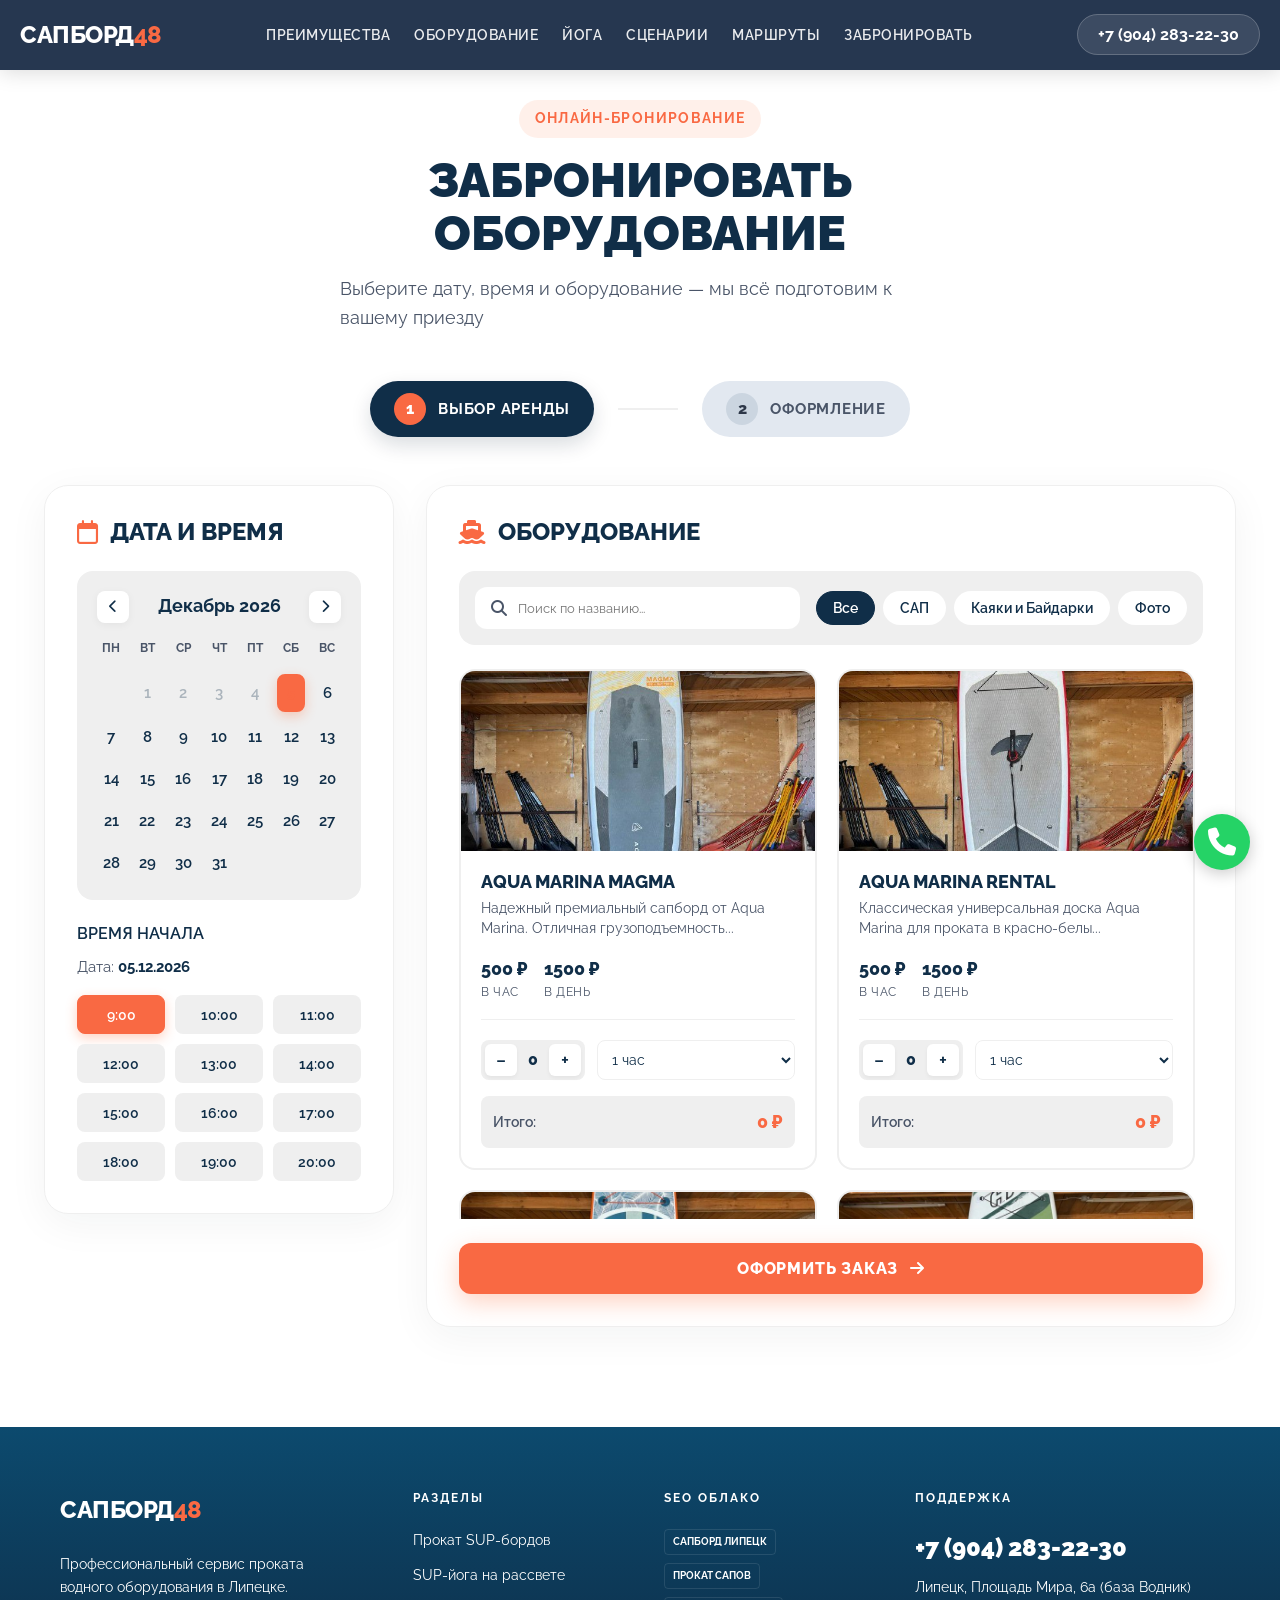
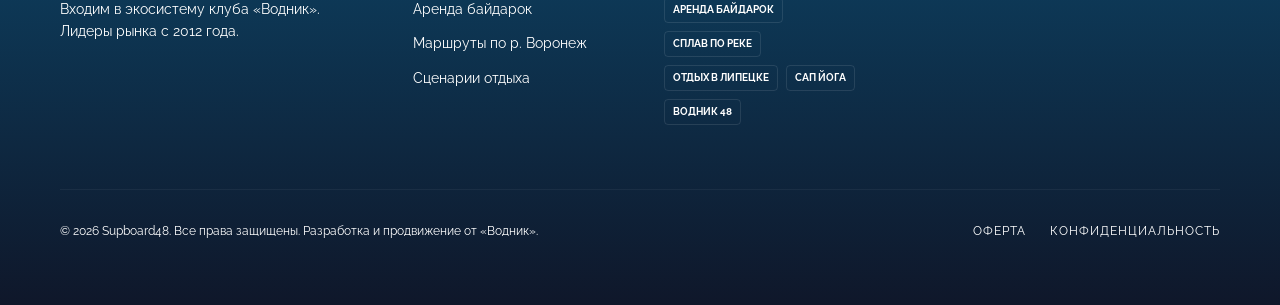
<file: booking.html>
<!DOCTYPE html>
<html lang="ru">

<head>
    <meta charset="UTF-8">
    <meta name="viewport" content="width=device-width, initial-scale=1.0">
    <title>Онлайн-бронирование | Сапборд48</title>
    <meta name="description"
        content="Прокат сапбордов в Липецке. Центр города, чистые доски, асфальтированная парковка, теплые раздевалки. Инструктаж и спасатели. Забронируйте сейчас!">
    <meta name="keywords" content="сапборд Липецк, прокат сапов, sup board, сап серфинг Липецк, supbord48, водник48">

    <!-- Open Graph / Facebook -->
    <meta property="og:type" content="website">
    <meta property="og:url" content="https://sapbord48.ru/">
    <meta property="og:title" content="Сапборд48 — Прокат сапбордов в Липецке">
    <meta property="og:description" content="Сплавы на САП-досках, каяках и байдарках по реке Воронеж.">
    <meta property="og:image" content="assets/Da-G72KtBUs.jpg">

    <link rel="stylesheet" href="style.css?v=2">
    <link rel="stylesheet" href="css/blocks/reviews.css">
    <link rel="stylesheet" href="css/blocks/contacts.css">
    <link rel="stylesheet" href="css/blocks/yoga.css">
    <link rel="stylesheet" href="css/blocks/corporate.css">
    <link rel="stylesheet" href="css/blocks/gallery.css">

    <link rel="preconnect" href="https://fonts.googleapis.com">
    <link rel="preconnect" href="https://fonts.gstatic.com" crossorigin>
    <link
        href="https://fonts.googleapis.com/css2?family=Raleway:wght@400;600;700;900&family=Caveat:wght@400;700&display=swap"
        rel="stylesheet">
    <!-- FontAwesome -->
    <link rel="stylesheet" href="https://cdnjs.cloudflare.com/ajax/libs/font-awesome/6.4.0/css/all.min.css">
</head>

<body>

    <!-- ============================================
         NAVIGATION / HEADER
         ============================================ -->
    <header class="header" id="header">
        <div class="header__container">
            <a href="index.html" class="header__logo">
                <span class="header__logo-text">САПБОРД<span class="header__logo-accent">48</span></span>
            </a>
            <nav class="header__nav">
                <a href="index.html#advantages" class="header__link">Преимущества</a>
                <a href="index.html#equipment" class="header__link">Оборудование</a>
                <a href="index.html#yoga" class="header__link">Йога</a>
                <a href="index.html#scenarios" class="header__link">Сценарии</a>
                <a href="index.html#routes" class="header__link">Маршруты</a>
                <a href="#" class="header__link">Забронировать</a>
            </nav>
            <div class="header__contacts">
                <a href="tel:+79042832230" class="header__phone">+7 (904) 283-22-30</a>
            </div>
            <button class="header__burger" aria-label="Menu">
                <span></span>
                <span></span>
                <span></span>
            </button>
        </div>
        <!-- Mobile Menu Overlay -->
        <div class="header__mobile-menu" id="mobileMenu">
            <button class="header__mobile-close" id="mobileMenuClose" aria-label="Закрыть меню">
                <i class="fa-solid fa-xmark"></i>
            </button>
            <nav class="header__mobile-nav">
                <a href="index.html#advantages" class="header__mobile-link">Преимущества</a>
                <a href="index.html#equipment" class="header__mobile-link">Оборудование</a>
                <a href="index.html#yoga" class="header__mobile-link">Йога</a>
                <a href="index.html#scenarios" class="header__mobile-link">Сценарии</a>
                <a href="index.html#routes" class="header__mobile-link">Маршруты</a>
                <a href="#" class="header__mobile-link">Забронировать</a>
            </nav>
            <a href="tel:+79042832230" class="header__mobile-phone">+7 (904) 283-22-30</a>
        </div>
    </header>

    <!-- Scroll Progress Bar with Floating Cutter -->
    <div class="scroll-progress" id="scrollProgress">
        <div class="scroll-progress__track">
            <div class="scroll-progress__wave"></div>
            <div class="scroll-progress__sup" id="scrollSup">
                <!-- SUP Boarder Icon SVG -->
                <svg viewBox="0 0 24 24" class="scroll-progress__icon-img" fill="none" class="scroll-progress__icon-img"
                    stroke="#1e293b" stroke-width="2" stroke-linecap="round" stroke-linejoin="round">
                    <!-- Head -->
                    <circle cx="12" cy="7" r="2" fill="#1e293b" stroke="none" />
                    <!-- Body & Paddle Action -->
                    <path d="M12 21v-2l-2-5 3-3 2 3v3" stroke="#1e293b" />
                    <path d="M10 21l-1-7 3-4" stroke="#0ea5e9" />
                    <!-- Board -->
                    <path d="M4 22h16c1.1 0 2-.9 2-2s-1.5-2-3-2h-12c-1.5 0-3 1-3 2s.9 2 2 2z" fill="#fff"
                        stroke="#1e293b" />
                    <!-- Paddle Stick -->
                    <line x1="16" y1="5" x2="8" y2="18" stroke="#1e293b" stroke-width="2" />
                </svg>
            </div>
        </div>
    </div>

    <!-- ============================================
    <main style="padding-top: 80px;">
<!-- ============================================
         BLOCK 3: BOOKING DASHBOARD V2 (2-Step Wizard)
         ============================================ -->
    <section class="booking" id="booking">
        <div class="booking__container">
            <div class="booking__header">
                <span class="booking__label">Онлайн-бронирование</span>
                <h2 class="booking__title">Забронировать оборудование</h2>
                <p class="booking__subtitle">Выберите дату, время и оборудование — мы всё подготовим к вашему приезду</p>
            </div>

            <!-- Stepper -->
            <div class="booking__stepper">
                <div class="booking__step-indicator booking__step-indicator--active" data-step="1">
                    <span class="booking__step-num">1</span>
                    <span class="booking__step-name">Выбор аренды</span>
                </div>
                <div class="booking__step-line"></div>
                <div class="booking__step-indicator" data-step="2">
                    <span class="booking__step-num">2</span>
                    <span class="booking__step-name">Оформление</span>
                </div>
            </div>

            <!-- ========== STEP 1: Выбор аренды ========== -->
            <div class="booking__panel booking__panel--active" id="bookingStep1">
                <div class="booking__step-1-layout">
                    <!-- Left Column: Date & Time -->
                    <div class="booking__col-left">
                        <div class="booking__card">
                            <h3 class="booking__panel-title"><i class="fa-regular fa-calendar"></i> Дата и время</h3>
                            
                            <div class="booking__calendar" id="bookingCalendar">
                                <div class="booking__calendar-header">
                                    <button class="booking__calendar-nav" id="calendarPrev" type="button">
                                        <i class="fa-solid fa-chevron-left"></i>
                                    </button>
                                    <span class="booking__calendar-title" id="calendarMonthTitle"></span>
                                    <button class="booking__calendar-nav" id="calendarNext" type="button">
                                        <i class="fa-solid fa-chevron-right"></i>
                                    </button>
                                </div>
                                <div class="booking__calendar-grid" id="calendarGrid">
                                    <span class="booking__calendar-weekday">Пн</span>
                                    <span class="booking__calendar-weekday">Вт</span>
                                    <span class="booking__calendar-weekday">Ср</span>
                                    <span class="booking__calendar-weekday">Чт</span>
                                    <span class="booking__calendar-weekday">Пт</span>
                                    <span class="booking__calendar-weekday">Сб</span>
                                    <span class="booking__calendar-weekday">Вс</span>
                                </div>
                            </div>

                            <div style="margin-top: 24px;"></div>
                            <h4 class="booking__panel-subtitle" style="margin-bottom: 12px; font-weight: 600;">Время начала</h4>
                            
                            <p class="booking__selected-date" id="selectedDateDisplay">Дата: <strong>—</strong></p>
                            <div class="booking__time-grid" id="timeGrid">
                                <button class="booking__time-chip" type="button" data-time="09:00">9:00</button>
                                <button class="booking__time-chip" type="button" data-time="10:00">10:00</button>
                                <button class="booking__time-chip" type="button" data-time="11:00">11:00</button>
                                <button class="booking__time-chip" type="button" data-time="12:00">12:00</button>
                                <button class="booking__time-chip" type="button" data-time="13:00">13:00</button>
                                <button class="booking__time-chip" type="button" data-time="14:00">14:00</button>
                                <button class="booking__time-chip" type="button" data-time="15:00">15:00</button>
                                <button class="booking__time-chip" type="button" data-time="16:00">16:00</button>
                                <button class="booking__time-chip" type="button" data-time="17:00">17:00</button>
                                <button class="booking__time-chip" type="button" data-time="18:00">18:00</button>
                                <button class="booking__time-chip" type="button" data-time="19:00">19:00</button>
                                <button class="booking__time-chip" type="button" data-time="20:00">20:00</button>
                            </div>
                        </div>
                    </div>

                    <!-- Right Column: Equipment -->
                    <div class="booking__col-right">
                        <div class="booking__card">
                            <h3 class="booking__panel-title"><i class="fa-solid fa-ship"></i> Оборудование</h3>
                            
                            <div class="booking__equip-controls-bar">
                                <div class="booking__equip-search">
                                    <i class="fa-solid fa-magnifying-glass"></i>
                                    <input type="text" id="equipSearch" placeholder="Поиск по названию...">
                                </div>
                                <div class="booking__equip-categories" id="equipCategories">
                                    <button class="booking__cat-btn active" data-filter="all">Все</button>
                                    <button class="booking__cat-btn" data-filter="sup">САП</button>
                                    <button class="booking__cat-btn" data-filter="kayak">Каяки и Байдарки</button>
                                    <button class="booking__cat-btn" data-filter="photo">Фото</button>
                                </div>
                                <button type="button" class="booking__clear-cart-btn" id="btnClearCart" style="display: none;">
                                    <i class="fa-solid fa-trash-can"></i> Очистить корзину
                                </button>
                            </div>
                            
                            <div class="booking__equip-grid" id="equipGrid">
                                <!-- Cards will be dynamically injected by script.js -->
                            </div>

                            <!-- Cart Summary -->
                            <div class="booking__cart-summary" id="cartSummary" style="display:none; margin-top: 20px;">
                                <h4 class="booking__cart-title" style="margin-bottom: 12px; font-weight: 600; color: var(--brand-blue);">Вы выбрали:</h4>
                                <div class="booking__cart-items" id="cartItemsList" style="display: flex; flex-direction: column; gap: 8px;"></div>
                                <div class="booking__cart-total-row" style="margin-top: 16px; display: flex; justify-content: space-between; align-items: center; border-top: 1px solid rgba(16, 46, 72, 0.1); padding-top: 16px;">
                                    <span class="booking__cart-total-label">Предварительная стоимость:</span>
                                    <span class="booking__cart-total-price" id="cartTotalPrice" style="font-size: 24px; font-weight: 900; color: var(--brand-orange);">0 ₽</span>
                                </div>
                            </div>

                            <div class="booking__nav-row" style="margin-top: 24px;">
                                <button class="booking__btn booking__btn--primary" id="btnToStep2" style="width: 100%; justify-content: center;">
                                    Оформить заказ <i class="fa-solid fa-arrow-right"></i>
                                </button>
                            </div>
                        </div>
                    </div>
                </div>
            </div>

            <!-- ========== STEP 2: Checkout ========== -->
            <div class="booking__panel" id="bookingStep2">
                <div class="booking__card">
                    <h3 class="booking__panel-title"><i class="fa-solid fa-receipt"></i> Оформление заказа</h3>

                    <!-- Order Table -->
                    <table class="booking__order-table" id="orderTable">
                        <thead>
                            <tr>
                                <th>Оборудование</th>
                                <th>Кол-во</th>
                                <th>Длительность</th>
                                <th>Стоимость</th>
                            </tr>
                        </thead>
                        <tbody id="orderTableBody"></tbody>
                        <tfoot>
                            <tr>
                                <td colspan="3">Итого:</td>
                                <td id="orderTotalPrice">0 ₽</td>
                            </tr>
                        </tfoot>
                    </table>

                    <form id="bookingForm" novalidate>
                        <!-- Contact -->
                        <div class="booking__fields-row">
                            <div>
                                <label class="booking__field-label">ФИО</label>
                                <input type="text" class="booking__input" id="bookingName" name="name"
                                    placeholder="Иванов Иван" required>
                            </div>
                            <div>
                                <label class="booking__field-label">Телефон</label>
                                <input type="tel" class="booking__input" id="bookingPhone" name="phone"
                                    placeholder="+7 (___) ___-__-__" required>
                            </div>
                        </div>

                        <!-- Legal -->
                        <div class="booking__legal">
                            <div class="booking__legal-item">
                                <input type="checkbox" id="consentCheckbox" name="consent" required>
                                <label for="consentCheckbox">Я даю согласие на <a href="privacy-policy.html"
                                        target="_blank">обработку персональных данных</a></label>
                            </div>
                            <div class="booking__legal-item">
                                <input type="checkbox" id="rulesCheckbox" name="rules" required>
                                <label for="rulesCheckbox">Я ознакомлен(а) с <a href="privacy-policy.html#rules"
                                        target="_blank">правилами проката</a> и безопасности</label>
                            </div>
                        </div>

                        <!-- Captcha -->
                        <div class="booking__captcha">
                            <span class="booking__captcha-question" id="captchaQuestion"></span>
                            <span class="booking__captcha-question">=</span>
                            <input type="number" class="booking__captcha-input" id="captchaAnswer" placeholder="?">
                            <span class="booking__captcha-label">Подтвердите, что вы не робот</span>
                        </div>

                        <!-- Hidden data -->
                        <input type="hidden" id="bookingDate" name="date">
                        <input type="hidden" id="bookingTime" name="time">
                        <input type="hidden" id="bookingItems" name="items">

                        <div class="booking__nav-row" style="flex-direction:column; gap:12px;">
                            <button type="submit" class="booking__submit-btn" id="bookingSubmit">
                                <i class="fa-solid fa-lock"></i> Подтвердить бронь
                            </button>
                            <button type="button" class="booking__btn booking__btn--secondary" id="btnBackToStep1"
                                style="width:100%; justify-content:center;">
                                <i class="fa-solid fa-arrow-left"></i> Вернуться к выбору аренды
                            </button>
                        </div>

                        <p class="booking__sms-note">Ссылка на оплату будет отправлена на указанный номер телефона</p>
                        <div class="booking__message" id="bookingMessage"></div>
                    </form>
                </div>
            </div>

        </div>
    </section>
    </main>
<!-- ============================================
         FOOTER
         ============================================ -->
    <footer class="footer">
        <div class="footer__container">
            <div class="footer__grid">
                <div class="footer__brand">
                    <a href="#" class="footer__logo">
                        <span class="footer__logo-text">САПБОРД<span class="footer__logo-accent">48</span></span>
                    </a>
                    <p class="footer__desc">
                        Профессиональный сервис проката водного оборудования в Липецке.
                        Входим в экосистему клуба «Водник». Лидеры рынка с 2012 года.
                    </p>
                </div>

                <div>
                    <h5 class="footer__heading">Разделы</h5>
                    <div class="footer__links">
                        <a href="index.html#equipment" class="footer__link">Прокат SUP-бордов</a>
                        <a href="index.html#yoga" class="footer__link">SUP-йога на рассвете</a>
                        <a href="#equipment" class="footer__link">Аренда байдарок</a>
                        <a href="index.html#routes" class="footer__link">Маршруты по р. Воронеж</a>
                        <a href="index.html#scenarios" class="footer__link">Сценарии отдыха</a>
                    </div>
                </div>

                <div>
                    <h5 class="footer__heading">SEO Облако</h5>
                    <div class="footer__tags">
                        <span class="footer__tag">сапборд липецк</span>
                        <span class="footer__tag">прокат сапов</span>
                        <span class="footer__tag">аренда байдарок</span>
                        <span class="footer__tag">сплав по реке</span>
                        <span class="footer__tag">отдых в липецке</span>
                        <span class="footer__tag">сап йога</span>
                        <span class="footer__tag">водник 48</span>
                    </div>
                </div>

                <div>
                    <h5 class="footer__heading">Поддержка</h5>
                    <a href="tel:+79042832230" class="footer__phone">+7 (904) 283-22-30</a>
                    <p class="footer__address">Липецк, Площадь Мира, 6а (база Водник)</p>
                </div>
            </div>

            <div class="footer__bottom">
                <p class="footer__copyright">© 2026 Supboard48. Все права защищены. Разработка и продвижение от
                    «Водник».</p>
                <div class="footer__legal">
                    <a href="#" class="footer__legal-link">Оферта</a>
                    <a href="#" class="footer__legal-link">Конфиденциальность</a>
                </div>
            </div>
        </div>
    </footer>

    <div class="modal" id="bookingModal">
        <div class="modal__overlay" id="closeModalOverlay"></div>
        <div class="modal__content">
            <button class="modal__close" id="closeModalBtn">&times;</button>
            <h2 class="modal__title">Забронировать</h2>
            <form class="modal__form" action="send_mail.php" method="POST">
                <input type="text" name="name" class="modal__input" placeholder="Ваше имя" required>
                <input type="tel" name="phone" class="modal__input" placeholder="Телефон" required>
                <button type="submit" class="modal__submit">Отправить заявку</button>
                <p class="modal__policy">Нажимая кнопку, вы соглашаетесь с политикой обработки данных</p>
            </form>
        </div>
    </div>

    <!-- Equipment Detail Modal -->
    <div class="modal modal--detail" id="equipDetailModal">
        <div class="modal__overlay js-close-detail-modal"></div>
        <div class="modal__content modal__content--large">
            <button class="modal__close js-close-detail-modal">&times;</button>
            <div class="modal-detail__layout">
                <div class="modal-detail__image-box">
                    <img src="assets/equip/sup_1.jpg" alt="" id="equipModalImg" class="modal-detail__img">
                </div>
                <div class="modal-detail__info">
                    <h2 class="modal-detail__title" id="equipModalTitle">Название оборудования</h2>
                    <p class="modal-detail__desc" id="equipModalDesc">Подробное описание...</p>
                    <div class="modal-detail__price" id="equipModalPrice" style="font-size: 24px; font-weight: 800; color: var(--brand-orange, #F96943); margin-bottom: 16px;"></div>
                    
                    <ul class="modal-detail__specs" id="equipModalSpecs">
                        <!-- Dynamic specs will be loaded here -->
                    </ul>
                    
                    <div class="modal-detail__action">
                        <button class="hero__button_primary hero__button js-close-detail-modal js-open-modal" style="width:100%">Забронировать</button>
                    </div>
                </div>
            </div>
        </div>
    </div>

    <!-- Tour Detail Modal -->
    <div class="modal modal--detail" id="tourDetailModal">
        <div class="modal__overlay js-close-detail-modal"></div>
        <div class="modal__content modal__content--large">
            <button class="modal__close js-close-detail-modal">&times;</button>
            <div class="modal-detail__layout modal-detail__layout--tour">
                <div class="modal-detail__info">
                    <div class="modal-detail__header">
                        <h2 class="modal-detail__title" id="tourModalTitle">Название маршрута</h2>
                        <span class="modal-detail__badge" id="tourModalTime">Время</span>
                    </div>
                    <p class="modal-detail__desc" id="tourModalDesc">Подробное описание тура...</p>
                    
                    <ul class="modal-detail__specs" id="tourModalSpecs">
                        <!-- Dynamic specs -->
                    </ul>
                    
                    <div class="tour-map-placeholder" id="tourYandexMapContainer">
                        <div class="tour-map-placeholder__inner">
                            <i class="fa-solid fa-map-location-dot"></i>
                            <span>Место для интерактивной Яндекс Карты<br><small>(Код будет вставлен сюда)</small></span>
                        </div>
                    </div>
                    
                    <div class="modal-detail__action">
                        <button class="hero__button_primary hero__button js-close-detail-modal js-book-tour">Забронировать тур</button>
                    </div>
                </div>
            </div>
        </div>
    </div>

    <!-- Success Modal -->
    <div class="modal modal--success" id="successModal">
        <div class="modal__overlay" id="closeSuccessOverlay"></div>
        <div class="modal__content">
            <button class="modal__close" id="closeSuccessBtn">&times;</button>
            <div class="success-icon-wrap">
                <i class="fa-solid fa-circle-check"></i>
            </div>
            <h2 class="modal__title">Спасибо!</h2>
            <p class="success-text">Ваша заявка успешно отправлена.<br>Мы свяжемся с вами по указанному номеру для подтверждения данных в ближайшее время.</p>
            <button class="success-btn" id="successModalCloseBtn">Отлично</button>
        </div>
    </div>

    <!-- Mobile Sticky CTA -->
    <div class="mobile-sticky-cta">
        <button class="mobile-sticky-cta__btn js-open-modal">Забронировать доску</button>
    </div>

    <!-- Floating Phone Button -->
    <div class="floating-cta">
        <a href="tel:+79042832230" class="floating-cta__btn" aria-label="Позвонить">
            <i class="fa-solid fa-phone"></i>
        </a>
    </div>

    <script src="script.js"></script>
</body>

</html>
</file>
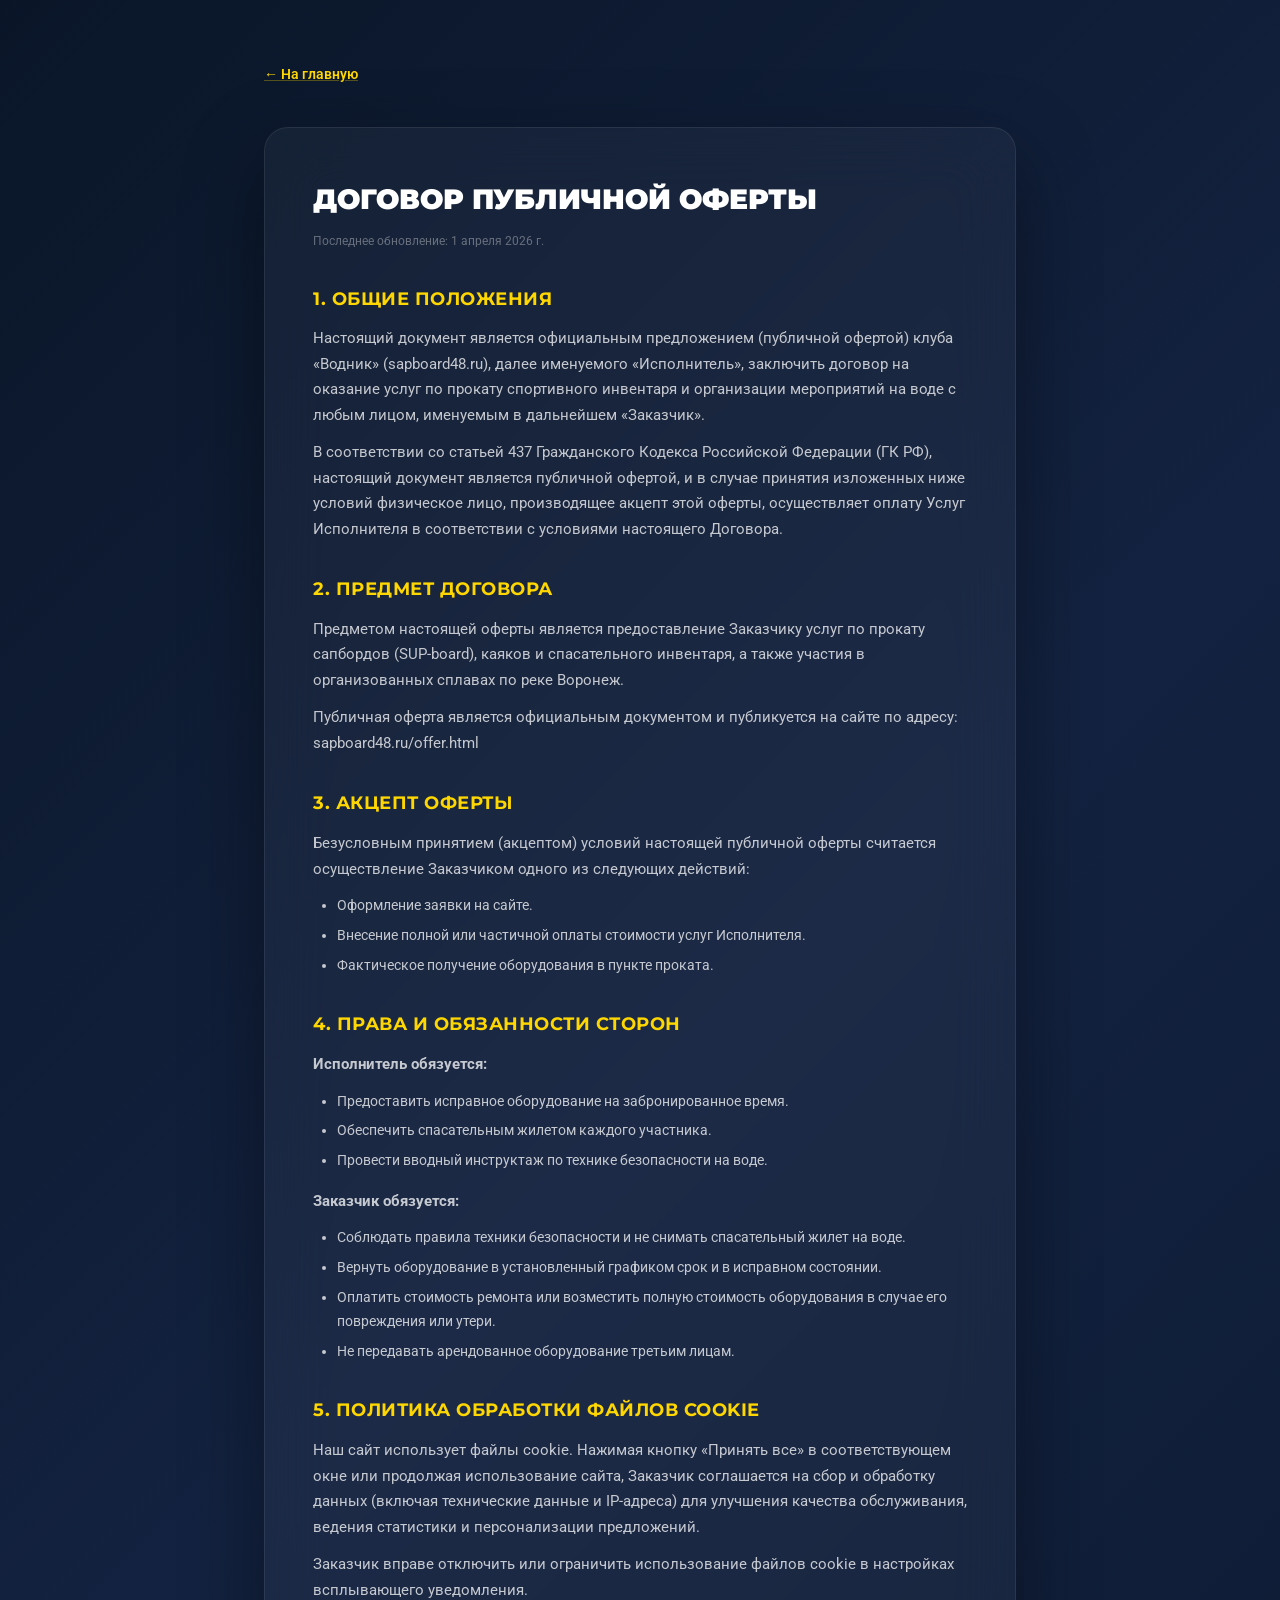
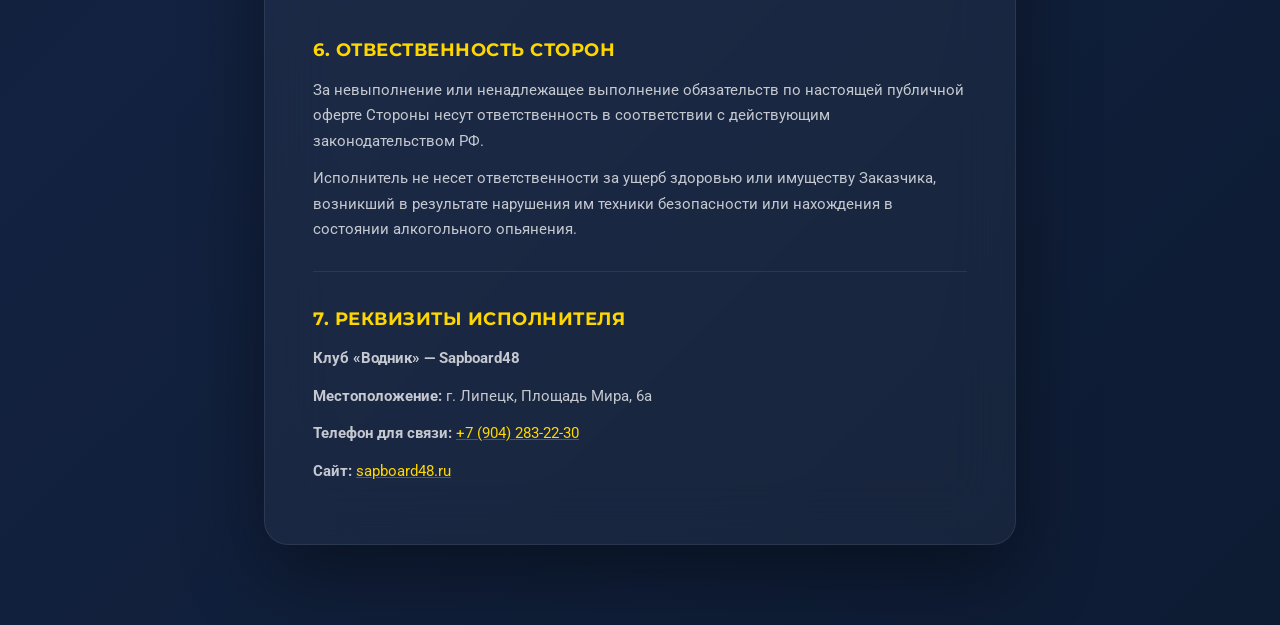
<file: offer.html>
<!DOCTYPE html>
<html lang="ru">

<head>
    <meta charset="UTF-8">
    <meta name="viewport" content="width=device-width, initial-scale=1.0">
    <title>Договор публичной оферты — Sapboard48</title>
    <meta name="description" content="Договор публичной оферты на оказание услуг проката оборудования Sapboard48">
    <link rel="preconnect" href="https://fonts.googleapis.com">
    <link
        href="https://fonts.googleapis.com/css2?family=Montserrat:wght@400;600;700;900&family=Roboto:wght@400;500&display=swap"
        rel="stylesheet">
    <style>
        * {
            margin: 0;
            padding: 0;
            box-sizing: border-box;
        }

        body {
            font-family: "Roboto", sans-serif;
            background: linear-gradient(135deg, #0a1628 0%, #132240 50%, #0d1b33 100%);
            color: rgba(255, 255, 255, 0.75);
            min-height: 100vh;
            line-height: 1.7;
        }

        .policy {
            max-width: 800px;
            margin: 0 auto;
            padding: 60px 24px 80px;
        }

        .policy__back {
            display: inline-flex;
            align-items: center;
            gap: 8px;
            color: #FFD700;
            text-decoration: none;
            font-size: 14px;
            font-weight: 600;
            margin-bottom: 40px;
            transition: opacity 0.2s;
        }

        .policy__back:hover {
            opacity: 0.7;
        }

        .policy__card {
            background: rgba(255, 255, 255, 0.04);
            backdrop-filter: blur(30px);
            -webkit-backdrop-filter: blur(30px);
            border: 1px solid rgba(255, 255, 255, 0.08);
            border-radius: 24px;
            padding: 48px;
            box-shadow: 0 30px 80px rgba(0, 0, 0, 0.4);
        }

        .policy__title {
            font-family: "Montserrat", sans-serif;
            font-size: 28px;
            font-weight: 900;
            color: #fff;
            margin-bottom: 8px;
            text-transform: uppercase;
        }

        .policy__updated {
            font-size: 12px;
            color: rgba(255, 255, 255, 0.35);
            margin-bottom: 32px;
            display: block;
        }

        .policy h2 {
            font-family: "Montserrat", sans-serif;
            font-size: 18px;
            font-weight: 700;
            color: #FFD700;
            margin-top: 32px;
            margin-bottom: 12px;
            text-transform: uppercase;
            letter-spacing: 0.5px;
        }

        .policy h2:first-of-type {
            margin-top: 0;
        }

        .policy p {
            margin-bottom: 12px;
            font-size: 15px;
        }

        .policy ul {
            padding-left: 24px;
            margin-bottom: 16px;
        }

        .policy li {
            margin-bottom: 6px;
            font-size: 14px;
        }

        .policy a {
            color: #FFD700;
            text-decoration: underline;
            text-decoration-color: rgba(255, 215, 0, 0.3);
        }

        .policy a:hover {
            text-decoration-color: #FFD700;
        }

        .policy__divider {
            border: none;
            border-top: 1px solid rgba(255, 255, 255, 0.08);
            margin: 28px 0;
        }

        @media (max-width: 768px) {
            .policy__card {
                padding: 28px 20px;
            }

            .policy__title {
                font-size: 22px;
            }

            .policy {
                padding: 30px 16px 60px;
            }
        }
    </style>
</head>

<body>
    <div class="policy">
        <a href="index.html" class="policy__back">← На главную</a>

        <div class="policy__card">
            <h1 class="policy__title">Договор публичной оферты</h1>
            <span class="policy__updated">Последнее обновление: 1 апреля 2026 г.</span>

            <h2>1. Общие положения</h2>
            <p>Настоящий документ является официальным предложением (публичной офертой) клуба «Водник» (sapboard48.ru), далее именуемого «Исполнитель», заключить договор на оказание услуг по прокату спортивного инвентаря и организации мероприятий на воде с любым лицом, именуемым в дальнейшем «Заказчик».</p>
            <p>В соответствии со статьей 437 Гражданского Кодекса Российской Федерации (ГК РФ), настоящий документ является публичной офертой, и в случае принятия изложенных ниже условий физическое лицо, производящее акцепт этой оферты, осуществляет оплату Услуг Исполнителя в соответствии с условиями настоящего Договора.</p>

            <h2>2. Предмет договора</h2>
            <p>Предметом настоящей оферты является предоставление Заказчику услуг по прокату сапбордов (SUP-board), каяков и спасательного инвентаря, а также участия в организованных сплавах по реке Воронеж.</p>
            <p>Публичная оферта является официальным документом и публикуется на сайте по адресу: sapboard48.ru/offer.html</p>

            <h2>3. Акцепт оферты</h2>
            <p>Безусловным принятием (акцептом) условий настоящей публичной оферты считается осуществление Заказчиком одного из следующих действий:</p>
            <ul>
                <li>Оформление заявки на сайте.</li>
                <li>Внесение полной или частичной оплаты стоимости услуг Исполнителя.</li>
                <li>Фактическое получение оборудования в пункте проката.</li>
            </ul>

            <h2>4. Права и обязанности сторон</h2>
            <p><strong>Исполнитель обязуется:</strong></p>
            <ul>
                <li>Предоставить исправное оборудование на забронированное время.</li>
                <li>Обеспечить спасательным жилетом каждого участника.</li>
                <li>Провести вводный инструктаж по технике безопасности на воде.</li>
            </ul>
            <p><strong>Заказчик обязуется:</strong></p>
            <ul>
                <li>Соблюдать правила техники безопасности и не снимать спасательный жилет на воде.</li>
                <li>Вернуть оборудование в установленный графиком срок и в исправном состоянии.</li>
                <li>Оплатить стоимость ремонта или возместить полную стоимость оборудования в случае его повреждения или утери.</li>
                <li>Не передавать арендованное оборудование третьим лицам.</li>
            </ul>

            <h2>5. Политика обработки файлов Cookie</h2>
            <p>Наш сайт использует файлы cookie. Нажимая кнопку «Принять все» в соответствующем окне или продолжая использование сайта, Заказчик соглашается на сбор и обработку данных (включая технические данные и IP-адреса) для улучшения качества обслуживания, ведения статистики и персонализации предложений.</p>
            <p>Заказчик вправе отключить или ограничить использование файлов cookie в настройках всплывающего уведомления.</p>

            <h2>6. Отвественность сторон</h2>
            <p>За невыполнение или ненадлежащее выполнение обязательств по настоящей публичной оферте Стороны несут ответственность в соответствии с действующим законодательством РФ.</p>
            <p>Исполнитель не несет ответственности за ущерб здоровью или имуществу Заказчика, возникший в результате нарушения им техники безопасности или нахождения в состоянии алкогольного опьянения.</p>

            <hr class="policy__divider">

            <h2>7. Реквизиты исполнителя</h2>
            <p><strong>Клуб «Водник» — Sapboard48</strong></p>
            <p><strong>Местоположение:</strong> г. Липецк, Площадь Мира, 6а</p>
            <p><strong>Телефон для связи:</strong> <a href="tel:+79042832230">+7 (904) 283-22-30</a></p>
            <p><strong>Сайт:</strong> <a href="https://sapboard48.ru" target="_blank">sapboard48.ru</a></p>
        </div>
    </div>
</body>

</html>
</file>
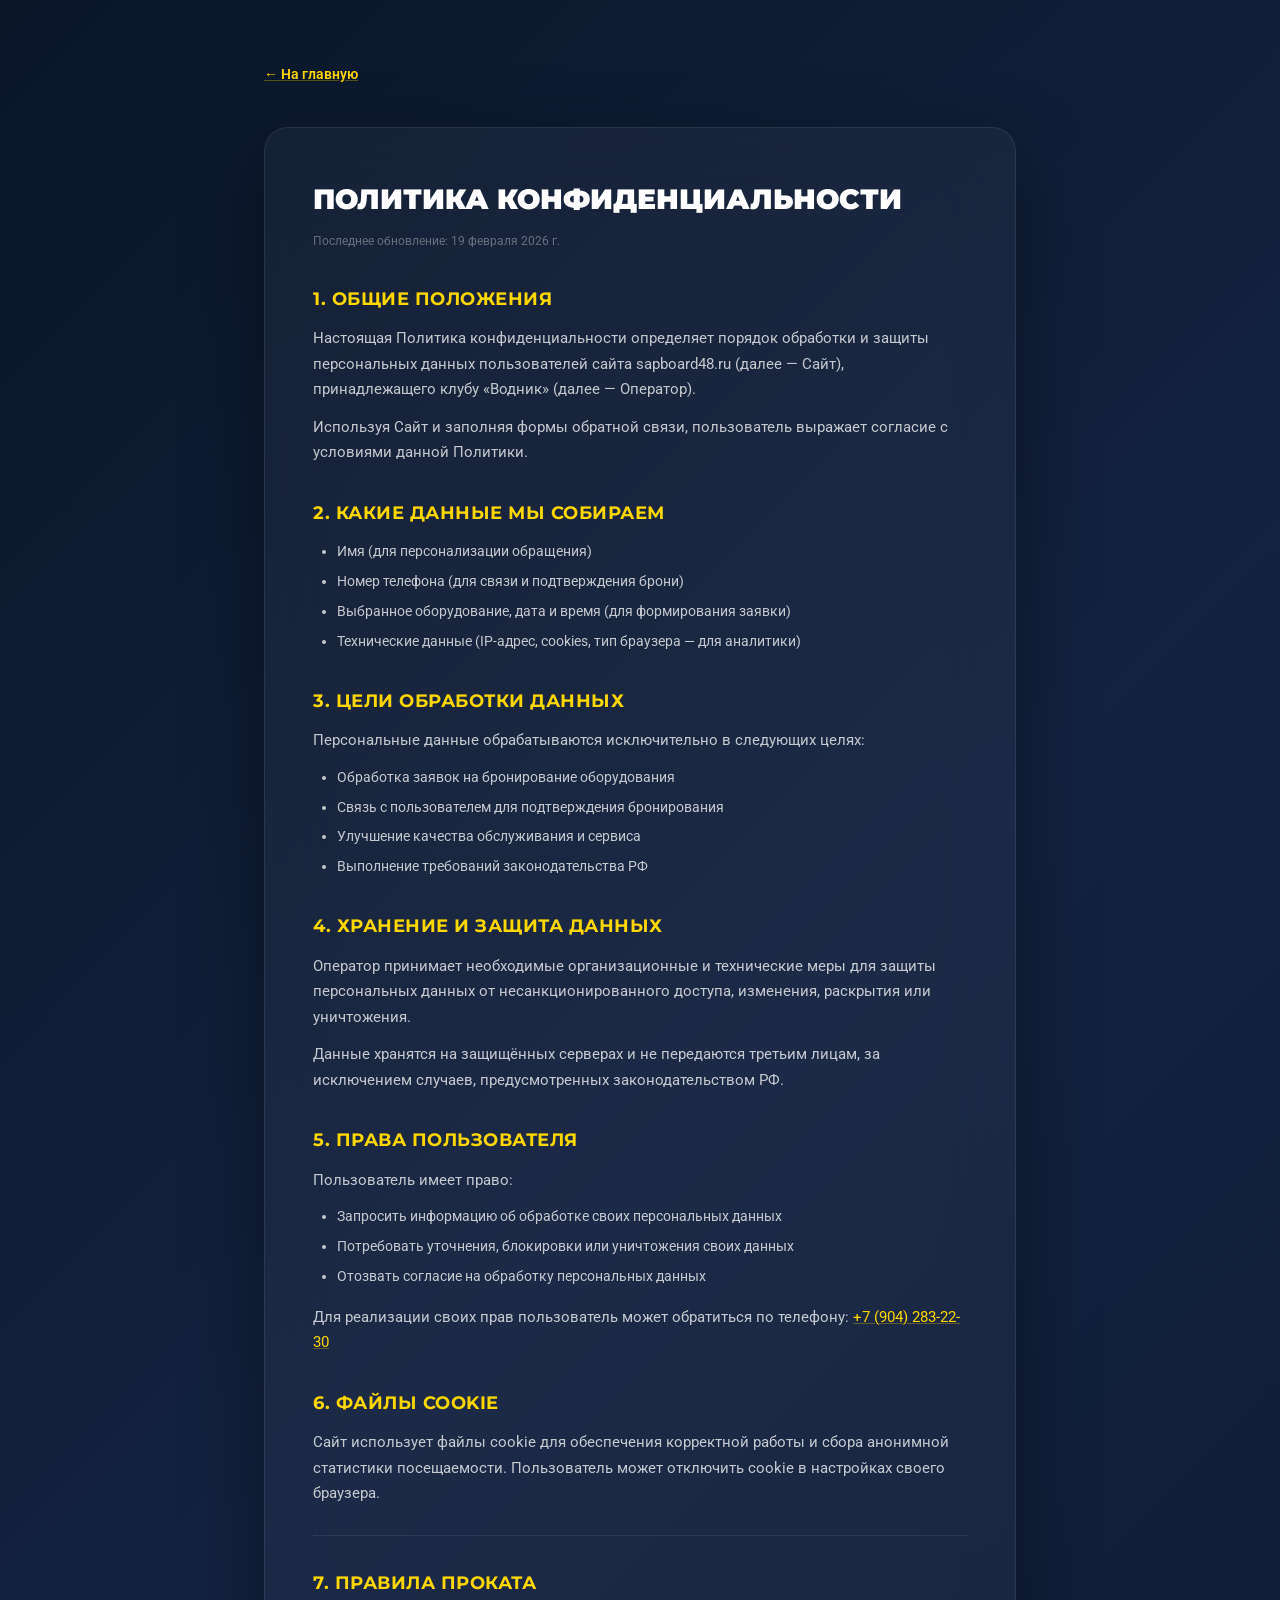
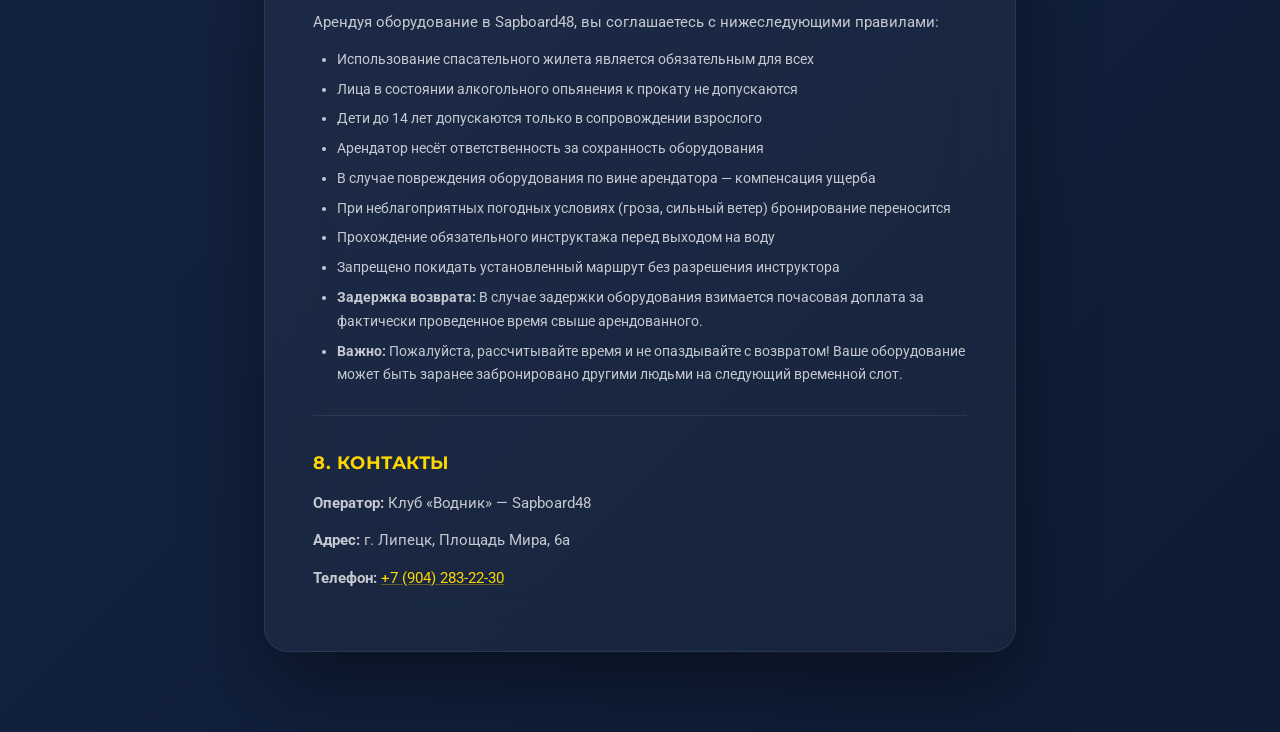
<file: privacy-policy.html>
<!DOCTYPE html>
<html lang="ru">

<head>
    <meta charset="UTF-8">
    <meta name="viewport" content="width=device-width, initial-scale=1.0">
    <title>Политика конфиденциальности — Sapboard48</title>
    <meta name="description" content="Политика обработки персональных данных и правила проката Sapboard48">
    <link rel="preconnect" href="https://fonts.googleapis.com">
    <link
        href="https://fonts.googleapis.com/css2?family=Montserrat:wght@400;600;700;900&family=Roboto:wght@400;500&display=swap"
        rel="stylesheet">
    <style>
        * {
            margin: 0;
            padding: 0;
            box-sizing: border-box;
        }

        body {
            font-family: "Roboto", sans-serif;
            background: linear-gradient(135deg, #0a1628 0%, #132240 50%, #0d1b33 100%);
            color: rgba(255, 255, 255, 0.75);
            min-height: 100vh;
            line-height: 1.7;
        }

        .policy {
            max-width: 800px;
            margin: 0 auto;
            padding: 60px 24px 80px;
        }

        .policy__back {
            display: inline-flex;
            align-items: center;
            gap: 8px;
            color: #FFD700;
            text-decoration: none;
            font-size: 14px;
            font-weight: 600;
            margin-bottom: 40px;
            transition: opacity 0.2s;
        }

        .policy__back:hover {
            opacity: 0.7;
        }

        .policy__card {
            background: rgba(255, 255, 255, 0.04);
            backdrop-filter: blur(30px);
            -webkit-backdrop-filter: blur(30px);
            border: 1px solid rgba(255, 255, 255, 0.08);
            border-radius: 24px;
            padding: 48px;
            box-shadow: 0 30px 80px rgba(0, 0, 0, 0.4);
        }

        .policy__title {
            font-family: "Montserrat", sans-serif;
            font-size: 28px;
            font-weight: 900;
            color: #fff;
            margin-bottom: 8px;
            text-transform: uppercase;
        }

        .policy__updated {
            font-size: 12px;
            color: rgba(255, 255, 255, 0.35);
            margin-bottom: 32px;
            display: block;
        }

        .policy h2 {
            font-family: "Montserrat", sans-serif;
            font-size: 18px;
            font-weight: 700;
            color: #FFD700;
            margin-top: 32px;
            margin-bottom: 12px;
            text-transform: uppercase;
            letter-spacing: 0.5px;
        }

        .policy h2:first-of-type {
            margin-top: 0;
        }

        .policy p {
            margin-bottom: 12px;
            font-size: 15px;
        }

        .policy ul {
            padding-left: 24px;
            margin-bottom: 16px;
        }

        .policy li {
            margin-bottom: 6px;
            font-size: 14px;
        }

        .policy a {
            color: #FFD700;
            text-decoration: underline;
            text-decoration-color: rgba(255, 215, 0, 0.3);
        }

        .policy a:hover {
            text-decoration-color: #FFD700;
        }

        .policy__divider {
            border: none;
            border-top: 1px solid rgba(255, 255, 255, 0.08);
            margin: 28px 0;
        }

        @media (max-width: 768px) {
            .policy__card {
                padding: 28px 20px;
            }

            .policy__title {
                font-size: 22px;
            }

            .policy {
                padding: 30px 16px 60px;
            }
        }
    </style>
</head>

<body>
    <div class="policy">
        <a href="index.html" class="policy__back">← На главную</a>

        <div class="policy__card">
            <h1 class="policy__title">Политика конфиденциальности</h1>
            <span class="policy__updated">Последнее обновление: 19 февраля 2026 г.</span>

            <h2>1. Общие положения</h2>
            <p>Настоящая Политика конфиденциальности определяет порядок обработки и защиты персональных данных
                пользователей сайта sapboard48.ru (далее — Сайт), принадлежащего клубу «Водник» (далее — Оператор).</p>
            <p>Используя Сайт и заполняя формы обратной связи, пользователь выражает согласие с условиями данной
                Политики.</p>

            <h2>2. Какие данные мы собираем</h2>
            <ul>
                <li>Имя (для персонализации обращения)</li>
                <li>Номер телефона (для связи и подтверждения брони)</li>
                <li>Выбранное оборудование, дата и время (для формирования заявки)</li>
                <li>Технические данные (IP-адрес, cookies, тип браузера — для аналитики)</li>
            </ul>

            <h2>3. Цели обработки данных</h2>
            <p>Персональные данные обрабатываются исключительно в следующих целях:</p>
            <ul>
                <li>Обработка заявок на бронирование оборудования</li>
                <li>Связь с пользователем для подтверждения бронирования</li>
                <li>Улучшение качества обслуживания и сервиса</li>
                <li>Выполнение требований законодательства РФ</li>
            </ul>

            <h2>4. Хранение и защита данных</h2>
            <p>Оператор принимает необходимые организационные и технические меры для защиты персональных данных от
                несанкционированного доступа, изменения, раскрытия или уничтожения.</p>
            <p>Данные хранятся на защищённых серверах и не передаются третьим лицам, за исключением случаев,
                предусмотренных законодательством РФ.</p>

            <h2>5. Права пользователя</h2>
            <p>Пользователь имеет право:</p>
            <ul>
                <li>Запросить информацию об обработке своих персональных данных</li>
                <li>Потребовать уточнения, блокировки или уничтожения своих данных</li>
                <li>Отозвать согласие на обработку персональных данных</li>
            </ul>
            <p>Для реализации своих прав пользователь может обратиться по телефону: <a href="tel:+79042832230">+7 (904)
                    283-22-30</a></p>

            <h2>6. Файлы Cookie</h2>
            <p>Сайт использует файлы cookie для обеспечения корректной работы и сбора анонимной статистики посещаемости.
                Пользователь может отключить cookie в настройках своего браузера.</p>

            <hr class="policy__divider" id="rules">

            <h2>7. Правила проката</h2>
            <p>Арендуя оборудование в Sapboard48, вы соглашаетесь с нижеследующими правилами:</p>
            <ul>
                <li>Использование спасательного жилета является обязательным для всех</li>
                <li>Лица в состоянии алкогольного опьянения к прокату не допускаются</li>
                <li>Дети до 14 лет допускаются только в сопровождении взрослого</li>
                <li>Арендатор несёт ответственность за сохранность оборудования</li>
                <li>В случае повреждения оборудования по вине арендатора — компенсация ущерба</li>
                <li>При неблагоприятных погодных условиях (гроза, сильный ветер) бронирование переносится</li>
                <li>Прохождение обязательного инструктажа перед выходом на воду</li>
                <li>Запрещено покидать установленный маршрут без разрешения инструктора</li>
                <li><strong>Задержка возврата:</strong> В случае задержки оборудования взимается почасовая доплата за
                    фактически проведенное время свыше арендованного.</li>
                <li><strong>Важно:</strong> Пожалуйста, рассчитывайте время и не опаздывайте с возвратом! Ваше
                    оборудование может быть заранее забронировано другими людьми на следующий временной слот.</li>
            </ul>

            <hr class="policy__divider">

            <h2>8. Контакты</h2>
            <p><strong>Оператор:</strong> Клуб «Водник» — Sapboard48</p>
            <p><strong>Адрес:</strong> г. Липецк, Площадь Мира, 6а</p>
            <p><strong>Телефон:</strong> <a href="tel:+79042832230">+7 (904) 283-22-30</a></p>
        </div>
    </div>
</body>

</html>
</file>
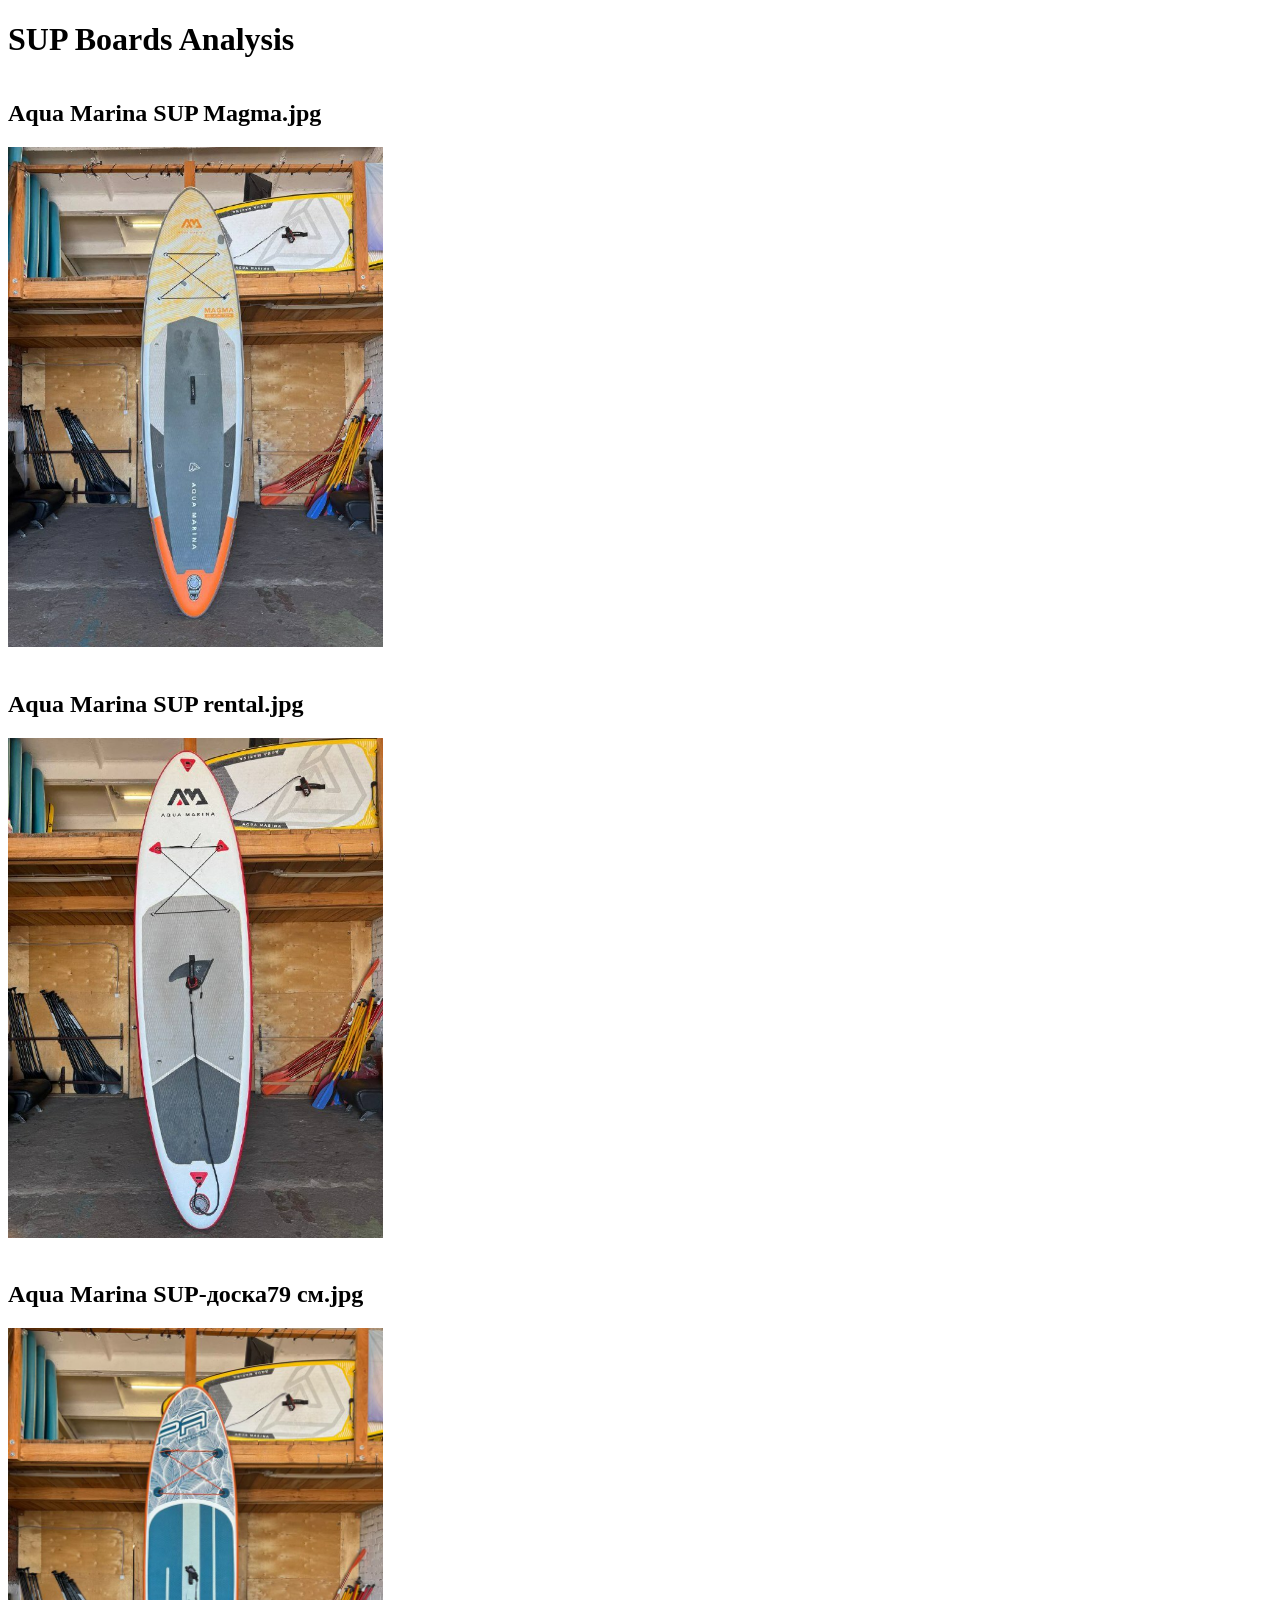
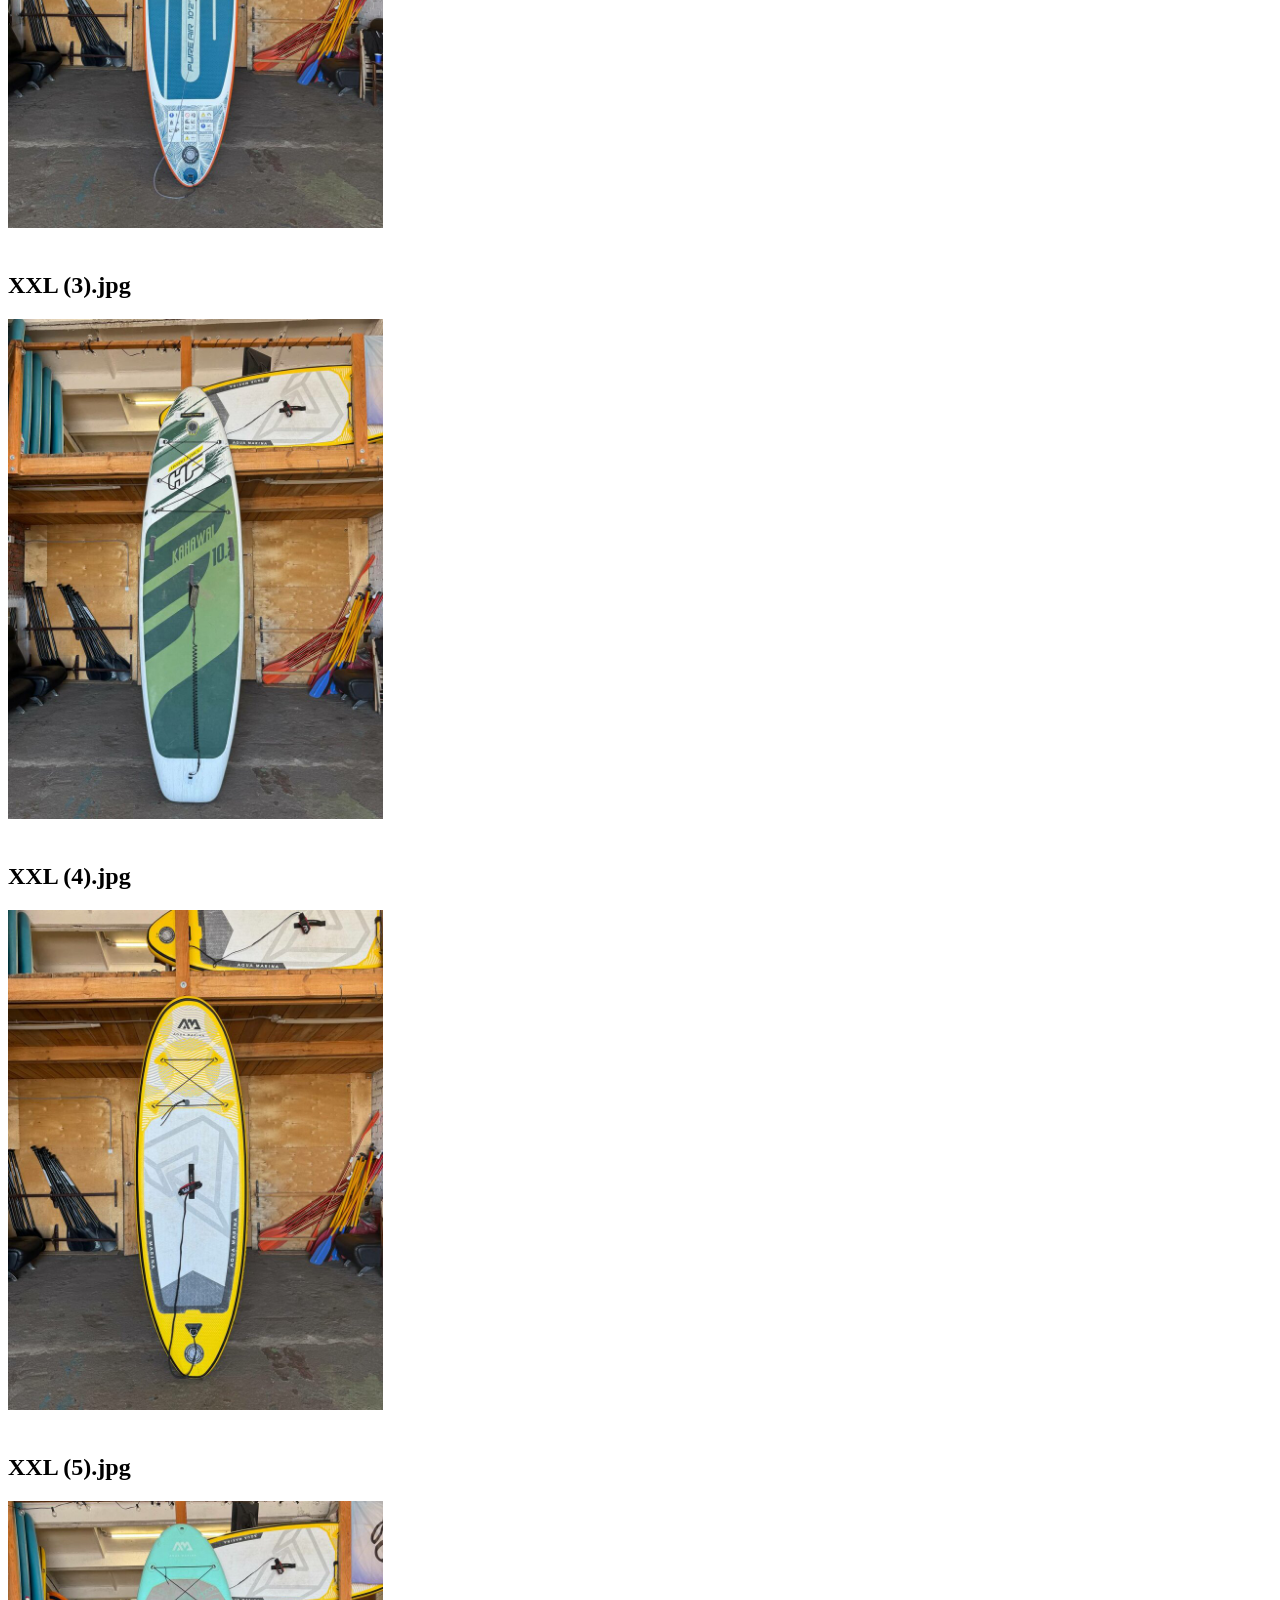
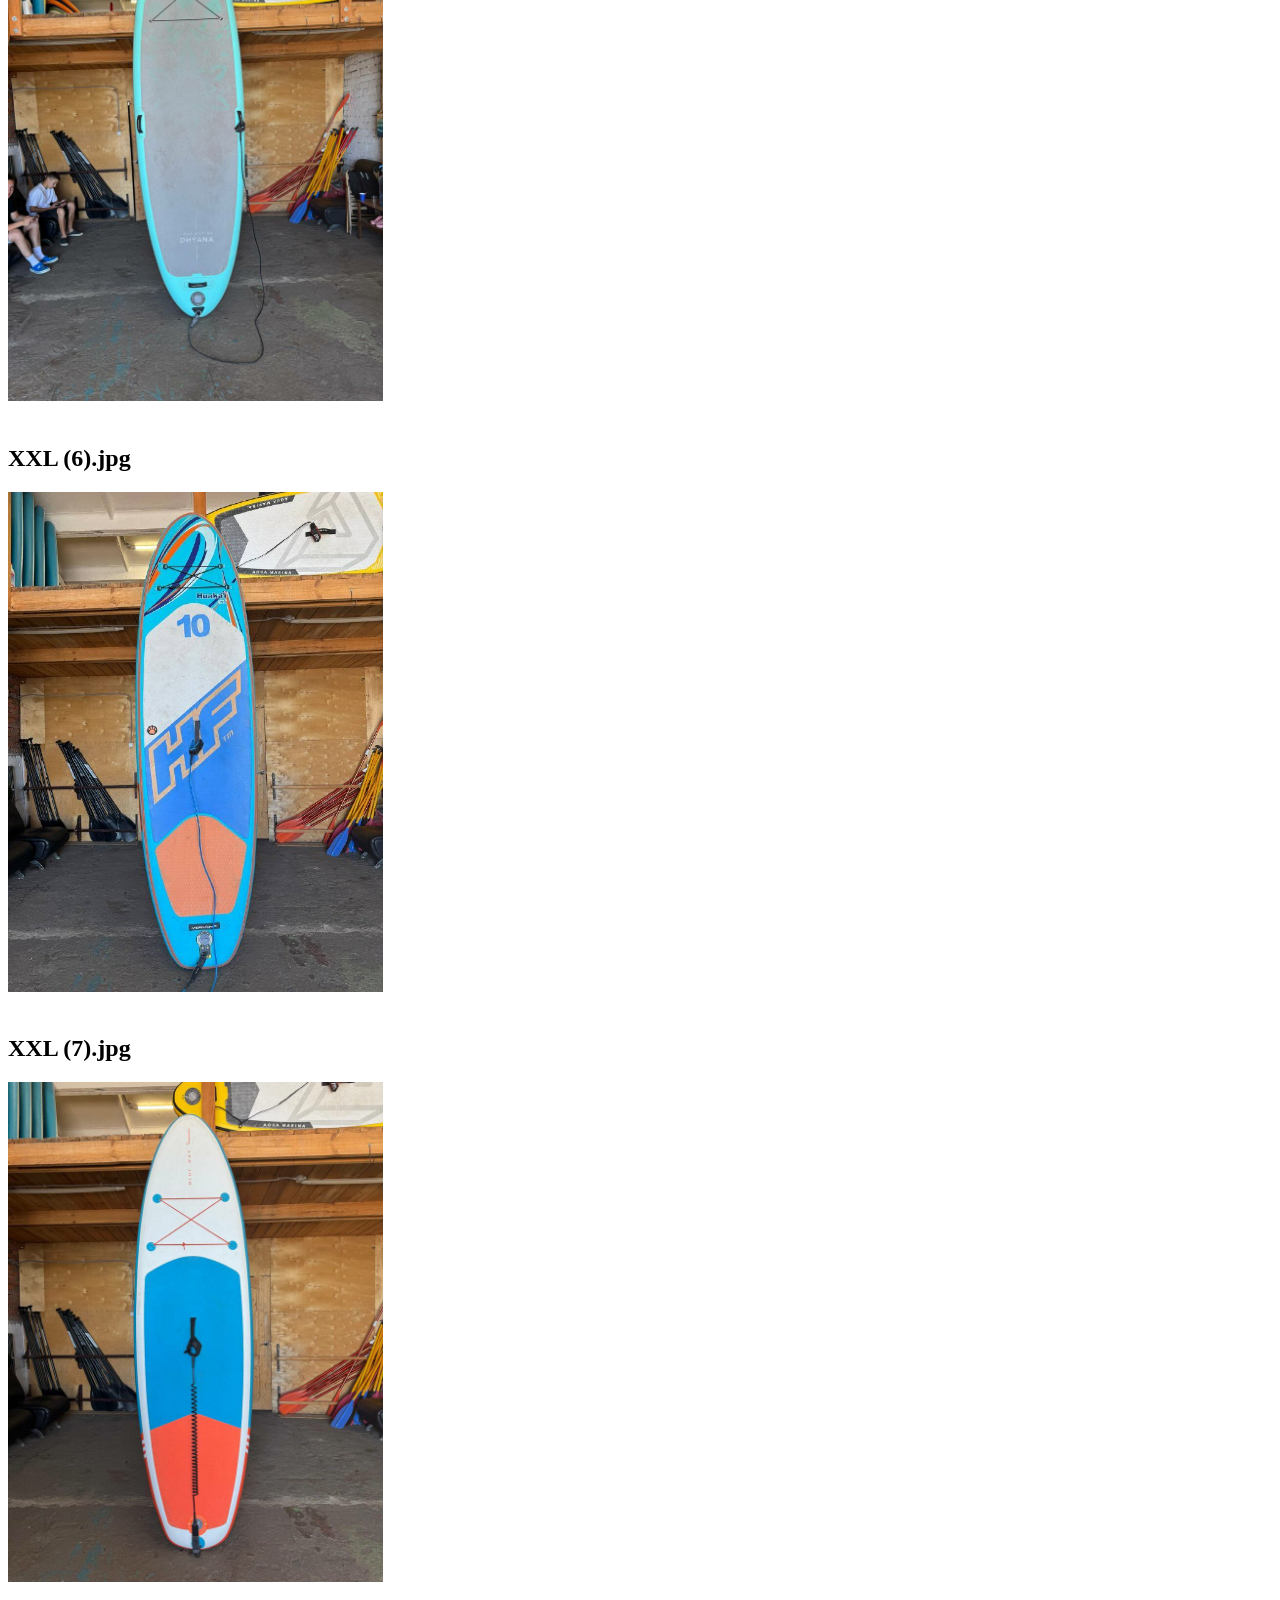
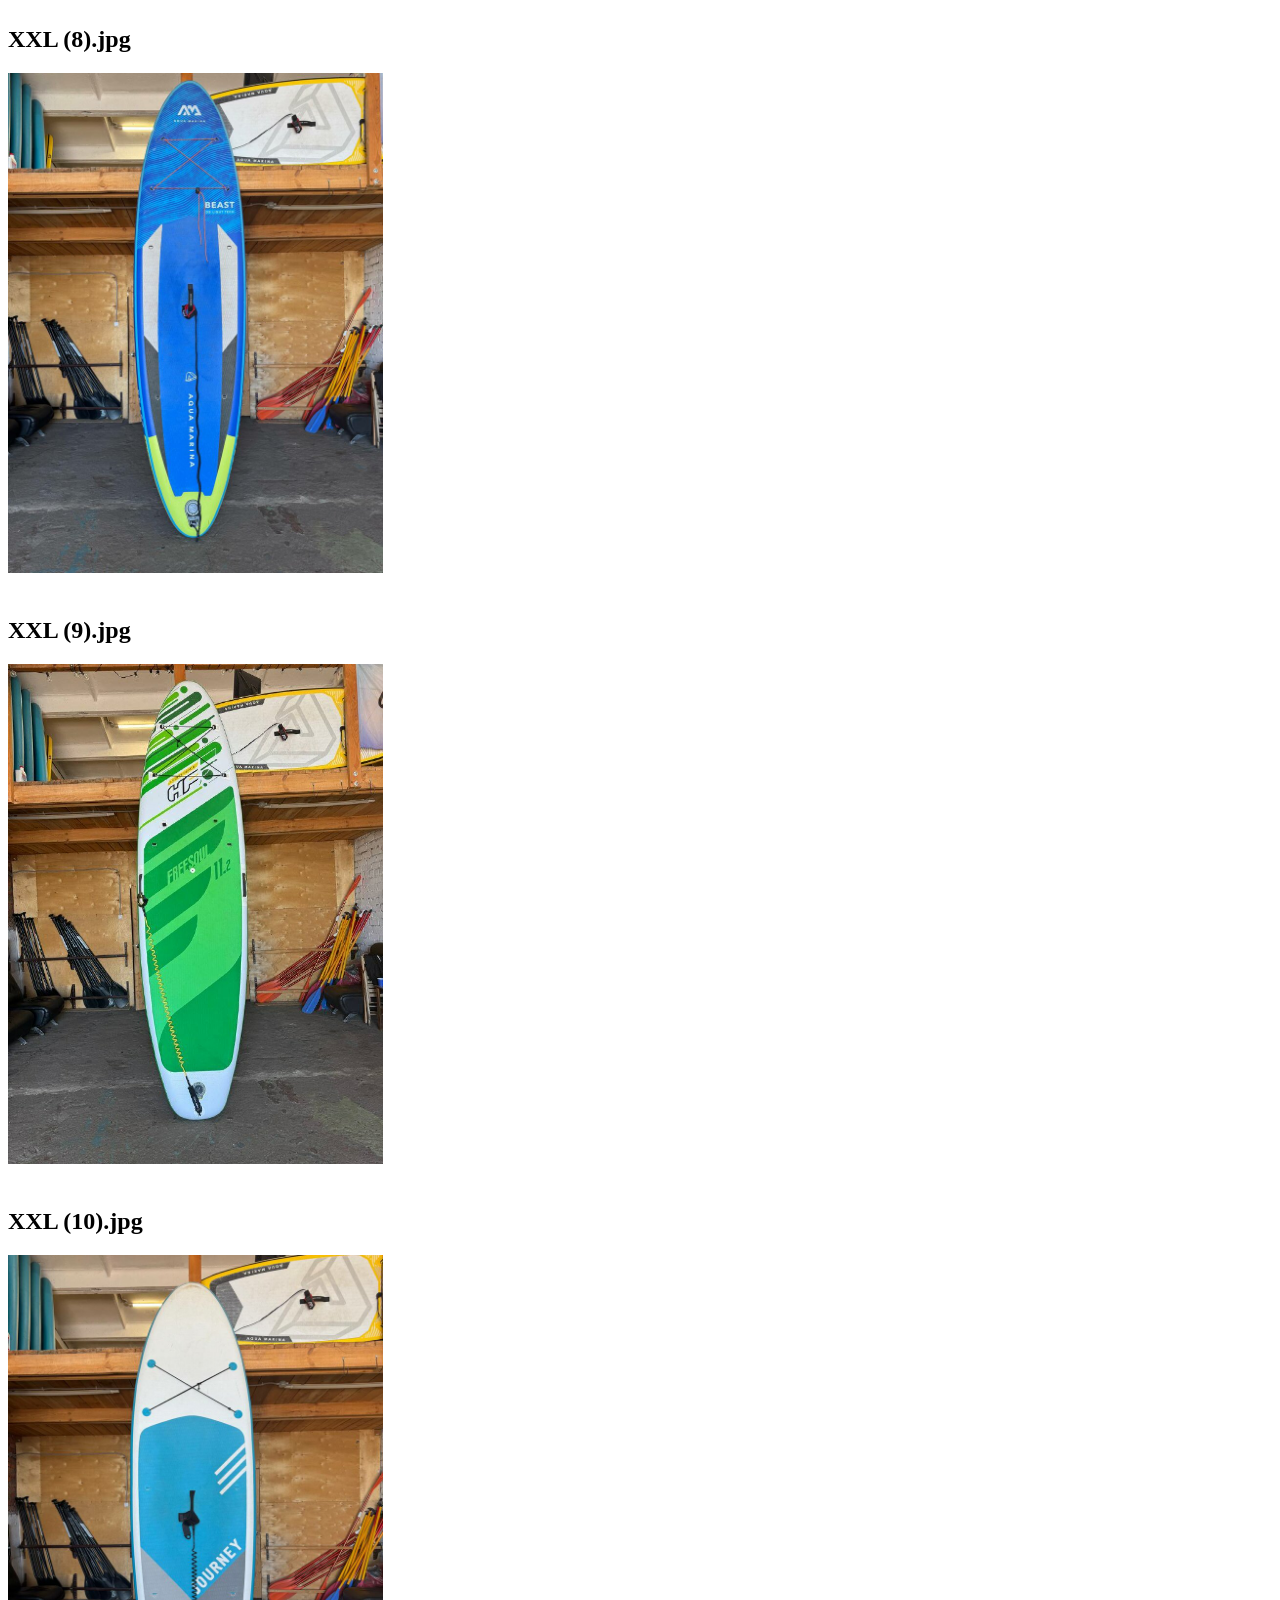
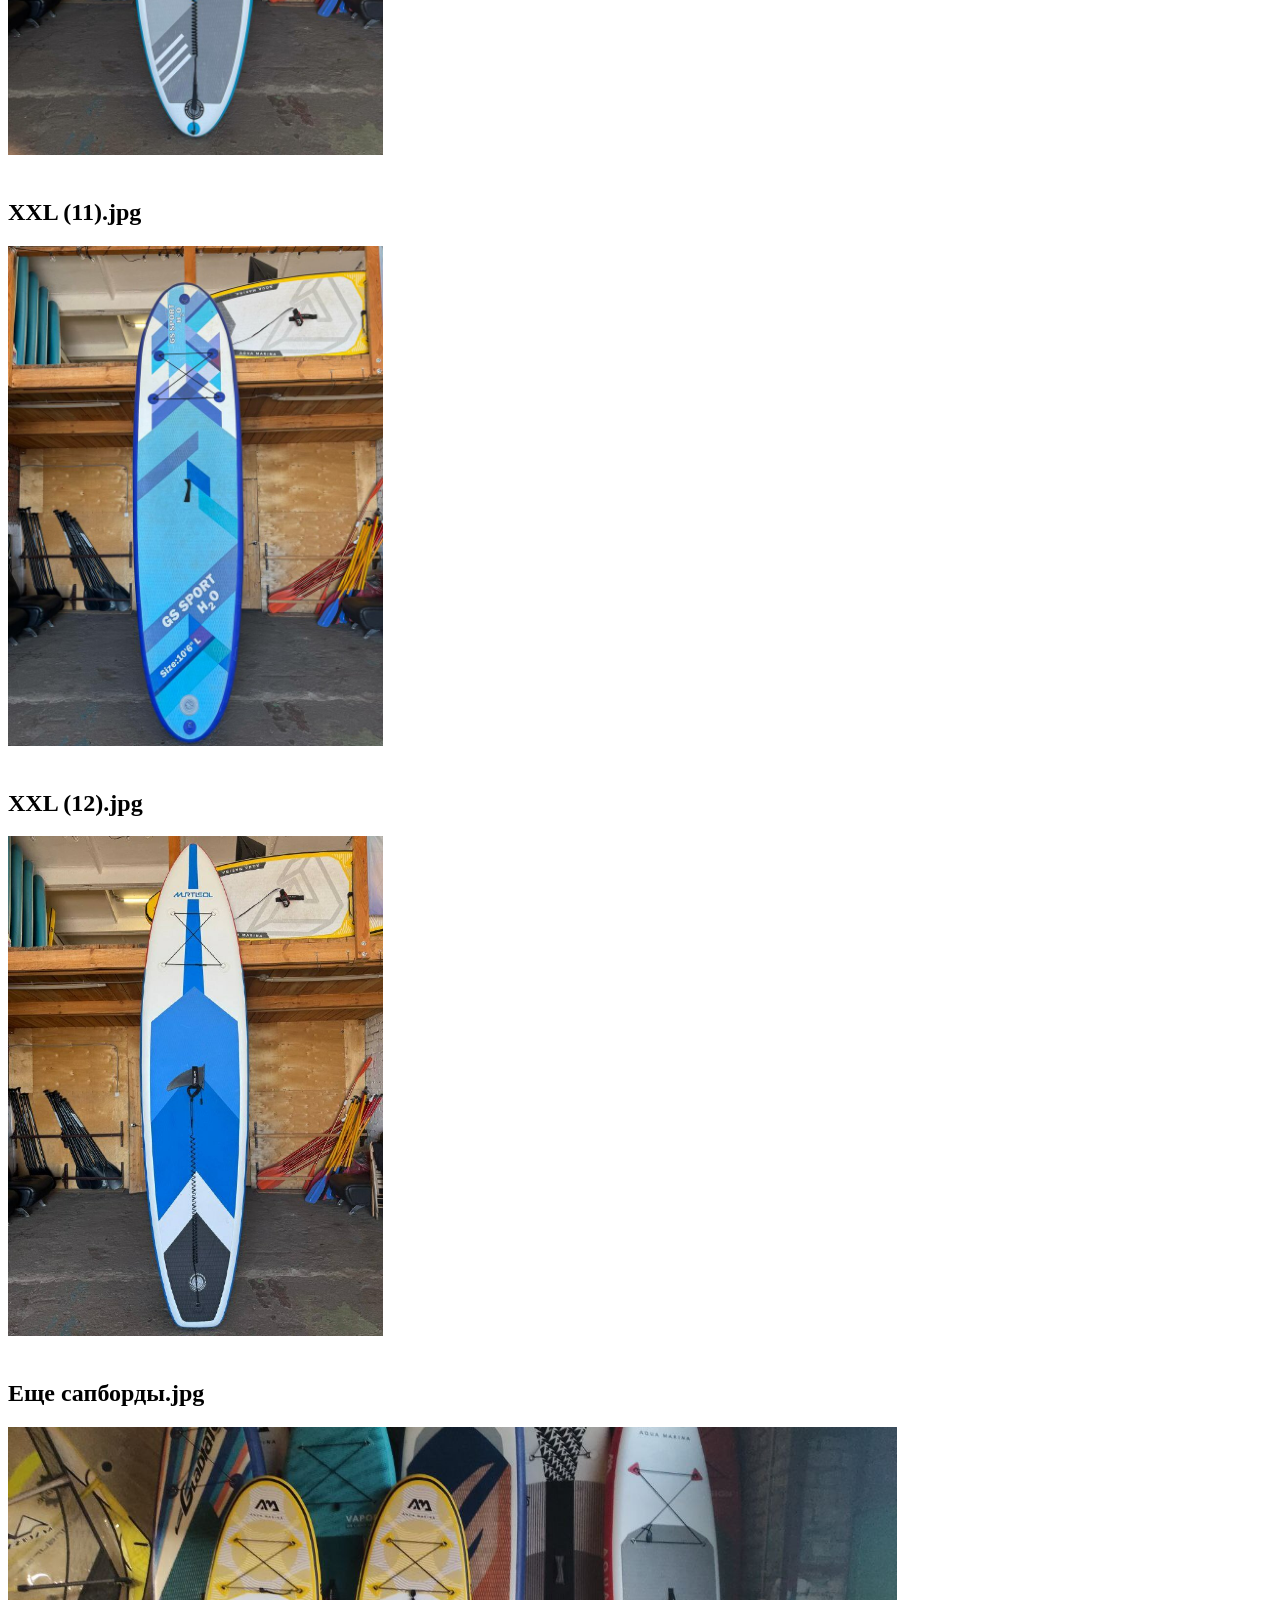
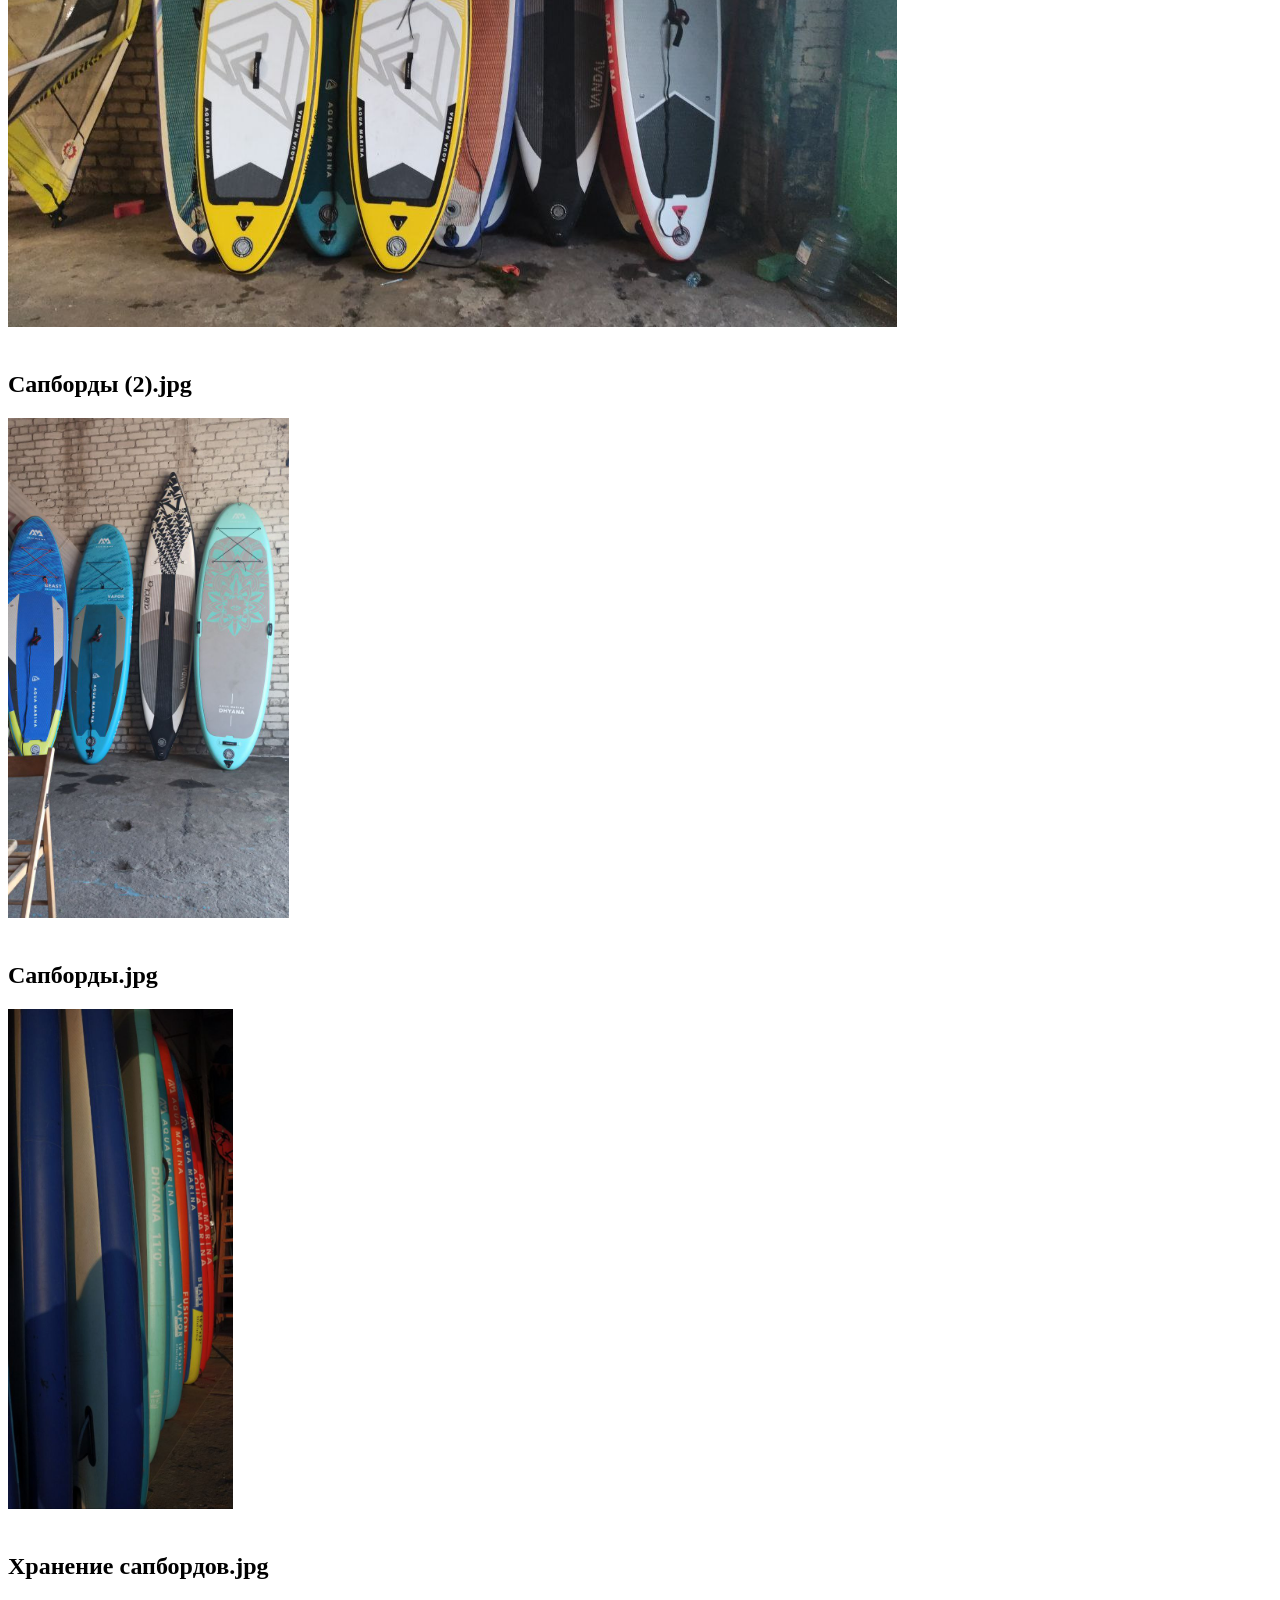
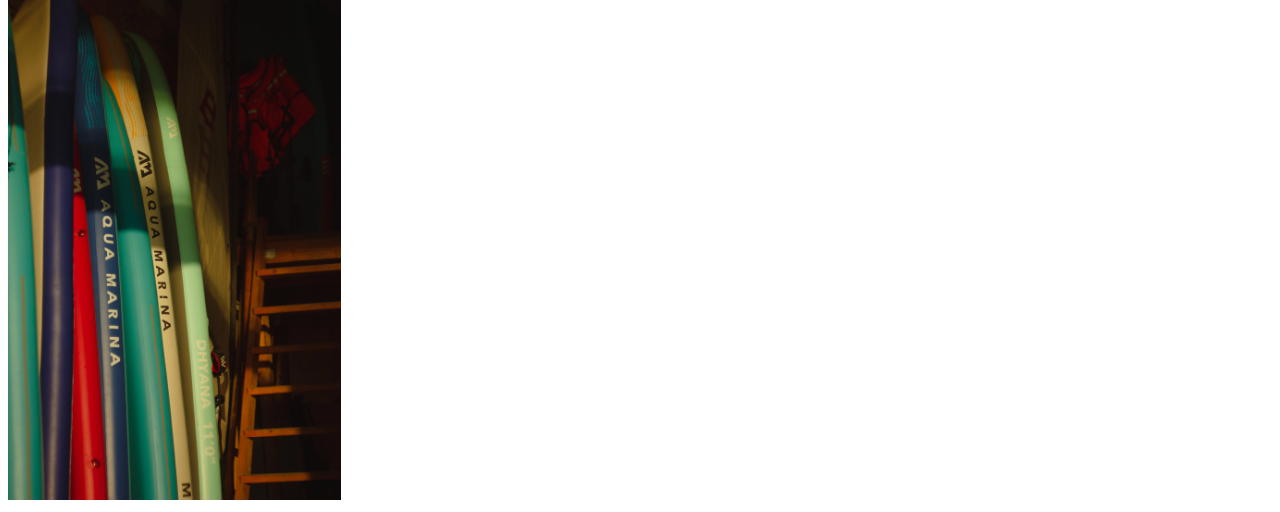
<file: temp_viewer.html>
<!DOCTYPE html>
<html>
<head><meta charset="utf-8"></head>
<body>
    <h1>SUP Boards Analysis</h1>
    <div style="display:flex; flex-direction:column; gap:20px;">
        <div><h2>Aqua Marina SUP Magma.jpg</h2><img src="assets/SUP/Сап аренда сапборды/Aqua Marina SUP Magma сап для крупных гребцов до 120 кг. .jpg" style="height:500px;"></div>
        <div><h2>Aqua Marina SUP rental.jpg</h2><img src="assets/SUP/Сап аренда сапборды/Aqua Marina SUP rental сап для крупных гребцов до 100 кг. .jpg" style="height:500px;"></div>
        <div><h2>Aqua Marina SUP-доска79 см.jpg</h2><img src="assets/SUP/Сап аренда сапборды/Aqua Marina SUP-доска79 см.jpg" style="height:500px;"></div>
        <div><h2>XXL (3).jpg</h2><img src="assets/SUP/Сап аренда сапборды/XXL (3).jpg" style="height:500px;"></div>
        <div><h2>XXL (4).jpg</h2><img src="assets/SUP/Сап аренда сапборды/XXL (4).jpg" style="height:500px;"></div>
        <div><h2>XXL (5).jpg</h2><img src="assets/SUP/Сап аренда сапборды/XXL (5).jpg" style="height:500px;"></div>
        <div><h2>XXL (6).jpg</h2><img src="assets/SUP/Сап аренда сапборды/XXL (6).jpg" style="height:500px;"></div>
        <div><h2>XXL (7).jpg</h2><img src="assets/SUP/Сап аренда сапборды/XXL (7).jpg" style="height:500px;"></div>
        <div><h2>XXL (8).jpg</h2><img src="assets/SUP/Сап аренда сапборды/XXL (8).jpg" style="height:500px;"></div>
        <div><h2>XXL (9).jpg</h2><img src="assets/SUP/Сап аренда сапборды/XXL (9).jpg" style="height:500px;"></div>
        <div><h2>XXL (10).jpg</h2><img src="assets/SUP/Сап аренда сапборды/XXL (10).jpg" style="height:500px;"></div>
        <div><h2>XXL (11).jpg</h2><img src="assets/SUP/Сап аренда сапборды/XXL (11).jpg" style="height:500px;"></div>
        <div><h2>XXL (12).jpg</h2><img src="assets/SUP/Сап аренда сапборды/XXL (12).jpg" style="height:500px;"></div>
        <div><h2>Еще сапборды.jpg</h2><img src="assets/SUP/Сап аренда сапборды/Еще сапборды.jpg" style="height:500px;"></div>
        <div><h2>Сапборды (2).jpg</h2><img src="assets/SUP/Сап аренда сапборды/Сапборды (2).jpg" style="height:500px;"></div>
        <div><h2>Сапборды.jpg</h2><img src="assets/SUP/Сап аренда сапборды/Сапборды.jpg" style="height:500px;"></div>
        <div><h2>Хранение сапбордов.jpg</h2><img src="assets/SUP/Сап аренда сапборды/Хранение сапбордов.jpg" style="height:500px;"></div>
    </div>
</body>
</html>
</file>
<file: style.css>
/* ==========================================================================
   Main Stylesheet - Supbord48 (React-style branch)
   Organized by BEM methodology
   ========================================================================== */

/* Block Imports */
@import url('css/blocks/_base.css');
@import url('css/blocks/_animations.css');
@import url('css/blocks/header.css');
@import url('css/blocks/hero.css');
@import url('css/blocks/modal.css');
@import url('css/blocks/advantages.css');
@import url('css/blocks/journey.css');
@import url('css/blocks/equipment.css');
@import url('css/blocks/routes.css');
@import url('css/blocks/yoga.css');
@import url('css/blocks/corporate.css');
@import url('css/blocks/faq.css');
@import url('css/blocks/booking.css');
@import url('css/blocks/scenarios.css');
@import url('css/blocks/gallery.css');
@import url('css/blocks/cta-final.css');
@import url('css/blocks/footer.css');
@import url('css/blocks/cta-mobile.css');
@import url('css/blocks/fab.css');

/* ==========================================================================
   Media Queries - Responsive Styles
   ========================================================================== */

/* Tablet & Mobile (max-width: 768px) */
@media (max-width: 768px) {

    /* Header */
    .header__nav,
    .header__contacts {
        display: none;
    }

    .header__burger {
        display: flex;
    }

    /* Modal */
    .modal__content {
        margin: 20px;
        padding: 24px;
    }
}
</file>
<file: css/blocks/reviews.css>
.reviews {
    padding: var(--spacing-xxl) 0;
    background-color: #F8FAFC;
}

.reviews__container {
    max-width: var(--container-width);
    margin: 0 auto;
    padding: 0 var(--spacing-lg);
    position: relative;
}

.reviews__top-header {
    display: flex;
    justify-content: space-between;
    align-items: center;
    margin-bottom: var(--spacing-xl);
    flex-wrap: wrap;
    gap: var(--spacing-md);
}

.reviews__title {
    font-family: var(--font-heading);
    font-size: var(--font-size-h2);
    color: var(--brand-blue);
    text-transform: uppercase;
    margin: 0;
    display: flex;
    align-items: center;
    gap: 12px;
}

.reviews__overall-rating {
    font-size: 24px;
    font-weight: 700;
}

.reviews__overall-rating .fa-star {
    color: #FFB300;
    font-size: 20px;
}

.reviews__platforms {
    display: flex;
    gap: 16px;
    font-family: var(--font-body);
    font-weight: 700;
    color: var(--color-text);
    font-size: 16px;
}

.reviews__platform {
    display: flex;
    align-items: center;
    gap: 6px;
}

.reviews__platform-name.yandex {
    color: #E21B21;
}

.reviews__platform-name.twogis {
    color: #9ECB2E;
}

.reviews__platform-name.vk {
    color: #0077FF;
}

.reviews__slider-wrap {
    position: relative;
    margin-bottom: var(--spacing-lg);
}

.reviews__grid {
    display: flex;
    gap: var(--spacing-lg);
    overflow-x: auto;
    scroll-snap-type: x mandatory;
    scrollbar-width: none; /* Firefox */
    padding-bottom: 20px; /* Space for shadow */
}

.reviews__grid::-webkit-scrollbar {
    display: none; /* Safari and Chrome */
}

.reviews__card {
    background: #FFFFFF;
    border-radius: 20px;
    padding: var(--spacing-xl);
    box-shadow: 0 10px 30px rgba(16, 46, 72, 0.03);
    min-width: 320px;
    max-width: 350px;
    scroll-snap-align: start;
    flex-shrink: 0;
}

.reviews__header {
    display: flex;
    align-items: center;
    gap: var(--spacing-md);
    margin-bottom: 12px;
}

.reviews__avatar {
    width: 60px;
    height: 60px;
    border-radius: 50%;
    object-fit: cover;
}

.reviews__author-info {
    display: flex;
    flex-direction: column;
}

.reviews__author {
    font-family: var(--font-body);
    font-size: 18px;
    color: var(--color-text);
    font-weight: 700;
    margin: 0 0 2px 0;
}

.reviews__date-platform {
    font-size: 13px;
    color: #8C8C8C;
}

.reviews__rating {
    color: #FFB300;
    font-size: 16px;
    margin-bottom: 12px;
}

.reviews__text {
    color: #4A5568;
    font-size: 15px;
    line-height: 1.6;
    margin-bottom: 16px;
    display: -webkit-box;
    -webkit-line-clamp: 4;
    line-clamp: 4;
    -webkit-box-orient: vertical;
    overflow: hidden;
}

.reviews__read-more {
    color: #0077FF;
    font-weight: 600;
    font-size: 14px;
    text-decoration: none;
    cursor: pointer;
}

.reviews__read-more:hover {
    text-decoration: underline;
}

.reviews__footer-bar {
    display: flex;
    justify-content: space-between;
    align-items: center;
    margin-top: 24px;
}

.reviews__pagination {
    display: flex;
    gap: 8px;
}

.reviews__dot {
    width: 8px;
    height: 8px;
    border-radius: 50%;
    border: 2px solid #E2E8F0;
    background: transparent;
    cursor: pointer;
}

.reviews__dot.active {
    border-color: var(--brand-blue);
    background: transparent;
}

/* Base components should override generic dot active */
.reviews__slider-nav {
    position: absolute;
    top: 50%;
    transform: translateY(-50%);
    width: 40px;
    height: 40px;
    background: #FFFFFF;
    border: 1px solid #E2E8F0;
    border-radius: 50%;
    display: flex;
    align-items: center;
    justify-content: center;
    cursor: pointer;
    box-shadow: 0 4px 10px rgba(0,0,0,0.05);
    z-index: 2;
    color: var(--brand-blue);
    transition: all 0.3s;
}

.reviews__slider-nav:hover {
    background: #F8FAFC;
}

.reviews__slider-nav.prev {
    left: -20px;
}
.reviews__slider-nav.next {
    right: -20px;
}

@media (max-width: 768px) {
    .reviews__top-header {
        flex-direction: column;
        align-items: flex-start;
    }
    .reviews__card {
        min-width: 280px;
    }
    .reviews__slider-nav {
        display: none;
    }
}
</file>
<file: css/blocks/contacts.css>
.contacts {
    padding: var(--spacing-xxl) 0;
    background-color: var(--color-background);
}

.contacts__container {
    max-width: var(--container-width);
    margin: 0 auto;
    padding: 0 var(--spacing-lg);
    display: grid;
    grid-template-columns: 1fr 1fr;
    gap: var(--spacing-xxl);
    align-items: center;
}

.contacts__info {
    display: flex;
    flex-direction: column;
}

.contacts__label {
    display: inline-block;
    align-self: flex-start;
    padding: var(--spacing-xs) var(--spacing-md);
    background-color: rgba(249, 105, 67, 0.1);
    color: var(--brand-orange);
    border-radius: var(--radius-full);
    font-size: var(--font-size-sm);
    font-weight: 700;
    text-transform: uppercase;
    letter-spacing: 0.05em;
    margin-bottom: var(--spacing-md);
}

.contacts__title {
    font-family: var(--font-heading);
    font-size: var(--font-size-h2);
    color: var(--brand-blue);
    margin-bottom: var(--spacing-xl);
    text-transform: uppercase;
}

.contacts__detail-list {
    display: flex;
    flex-direction: column;
    gap: var(--spacing-lg);
}

.contacts__detail-item {
    display: flex;
    gap: var(--spacing-md);
    align-items: flex-start;
}

.contacts__icon {
    width: 48px;
    height: 48px;
    background: rgba(16, 46, 72, 0.05); /* Very light blue background */
    border-radius: 50%;
    display: flex;
    align-items: center;
    justify-content: center;
    color: var(--brand-orange);
    font-size: 20px;
    flex-shrink: 0;
}

.contacts__detail-title {
    font-family: var(--font-heading);
    font-size: var(--font-size-lg);
    color: var(--brand-blue);
    margin: 0 0 8px 0;
}

.contacts__detail-text, .contacts__detail-subtext {
    color: var(--color-text-light);
    font-size: var(--font-size-base);
    line-height: var(--line-height-relaxed);
    margin: 0;
}

.contacts__detail-link {
    font-size: var(--font-size-lg);
    font-weight: 700;
    color: var(--brand-blue);
    text-decoration: none;
    transition: color var(--transition-short);
    display: inline-block;
    margin-bottom: 4px;
}

.contacts__detail-link:hover {
    color: var(--brand-orange);
}

.contacts__social-links {
    display: flex;
    gap: var(--spacing-sm);
    flex-wrap: wrap;
    margin-top: 8px;
}

.contacts__social-btn {
    display: inline-flex;
    align-items: center;
    gap: 8px;
    padding: 10px 16px;
    border-radius: var(--radius-full);
    font-weight: 600;
    font-size: var(--font-size-sm);
    text-decoration: none;
    transition: all var(--transition-short);
    color: #fff;
}

.contacts__social-btn.whatsapp {
    background-color: #25D366;
}

.contacts__social-btn.whatsapp:hover {
    background-color: #1EBE5D;
    transform: translateY(-2px);
    box-shadow: 0 4px 12px rgba(37, 211, 102, 0.3);
}

.contacts__social-btn.telegram {
    background-color: #0088cc;
}

.contacts__social-btn.telegram:hover {
    background-color: #0077b5;
    transform: translateY(-2px);
    box-shadow: 0 4px 12px rgba(0, 136, 204, 0.3);
}

.contacts__social-btn.max {
    background-color: #0077FF;
}

.contacts__social-btn.max:hover {
    background-color: #0060CC;
    transform: translateY(-2px);
    box-shadow: 0 4px 12px rgba(0, 119, 255, 0.3);
}

.contacts__map-wrapper {
    width: 100%;
    height: 100%;
    min-height: 400px;
    border-radius: var(--radius-xl);
    overflow: hidden;
    position: relative;
    box-shadow: 0 10px 30px rgba(16, 46, 72, 0.05);
}

@media (max-width: 992px) {
    .contacts__container {
        grid-template-columns: 1fr;
        gap: var(--spacing-xl);
    }

    .contacts__map-wrapper {
        min-height: 350px;
        order: -1; /* Map on top on mobile */
    }
}

@media (max-width: 768px) {
    .contacts__title {
        font-size: var(--font-size-h3);
    }
    
    .contacts__map-wrapper {
        min-height: 300px;
    }
}
</file>
<file: css/blocks/yoga.css>
/* ============================================
   BLOCK: SUP YOGA — "Утро на воде"
   Updated to include gallery and instructors
   ============================================ */
.yoga {
    padding: var(--spacing-xxl) 0;
    background: var(--color-surface);
}

.yoga__container {
    max-width: var(--container-width);
    margin: 0 auto;
    padding: 0 var(--spacing-lg);
}

/* ── Header ── */
.yoga__header {
    text-align: center;
    max-width: 800px;
    margin: 0 auto var(--spacing-xl);
}

.yoga__label {
    display: inline-flex;
    align-items: center;
    gap: 8px;
    padding: 6px 16px;
    background: rgba(249, 105, 67, 0.1);
    color: var(--brand-orange);
    border: 1px solid rgba(249, 105, 67, 0.2);
    border-radius: var(--radius-full);
    font-size: var(--font-size-sm);
    font-weight: 700;
    text-transform: uppercase;
    letter-spacing: 0.1em;
    margin-bottom: var(--spacing-md);
}

.yoga__title {
    font-size: var(--font-size-h2);
    margin-bottom: var(--spacing-md);
    line-height: 1.1;
}

.yoga__title em {
    font-style: normal;
    color: var(--brand-orange);
}

.yoga__subtitle {
    font-size: var(--font-size-lg);
    color: var(--color-text-light);
    line-height: var(--line-height-relaxed);
}

/* ── Photo Gallery (Masonry-ish Grid) ── */
.yoga__gallery {
    display: grid;
    grid-template-columns: 1.2fr 0.8fr;
    grid-template-rows: auto auto;
    gap: 20px;
    margin-bottom: var(--spacing-xxl);
}

.yoga__gallery-item {
    position: relative;
    border-radius: var(--radius-lg);
    overflow: hidden;
    box-shadow: 0 10px 30px rgba(0,0,0,0.1);
    transition: transform 0.3s ease;
}

.yoga__gallery-item:hover {
    transform: translateY(-5px);
}

.yoga__gallery-item.item--hero {
    grid-row: span 2;
}

.yoga__gallery-img {
    width: 100%;
    height: 100%;
    object-fit: cover;
    display: block;
}

.yoga__gallery-caption {
    position: absolute;
    bottom: 0;
    left: 0;
    right: 0;
    padding: 20px;
    background: linear-gradient(transparent, rgba(0,0,0,0.7));
    color: white;
    font-size: var(--font-size-sm);
    font-weight: 500;
    transform: translateY(10px);
    opacity: 0;
    transition: all 0.3s ease;
}

.yoga__gallery-item:hover .yoga__gallery-caption {
    transform: translateY(0);
    opacity: 1;
}

/* ── Event Description Block ── */
.yoga__event {
    display: grid;
    grid-template-columns: 1fr 1fr;
    gap: var(--spacing-xl);
    align-items: center;
    background: var(--brand-blue);
    border-radius: var(--radius-xl);
    overflow: hidden;
    color: white;
    margin-bottom: var(--spacing-xxl);
}

.yoga__event-content {
    padding: var(--spacing-xl);
}

.yoga__event-header {
    margin-bottom: var(--spacing-lg);
}

.yoga__event-promo {
    display: block;
    font-size: var(--font-size-sm);
    color: var(--brand-orange);
    font-weight: 700;
    text-transform: uppercase;
    margin-bottom: 8px;
}

.yoga__event-title {
    font-size: var(--font-size-h3);
    color: white;
    margin-bottom: 12px;
}

.yoga__event-desc {
    font-size: var(--font-size-base);
    color: rgba(255,255,255,0.8);
    margin-bottom: var(--spacing-lg);
}

.yoga__event-steps {
    list-style: none;
    margin-bottom: var(--spacing-xl);
}

.yoga__event-step {
    display: flex;
    align-items: center;
    gap: 12px;
    margin-bottom: 16px;
    font-size: var(--font-size-base);
}

.yoga__event-step i {
    color: var(--brand-orange);
    width: 20px;
    text-align: center;
}

.yoga__event-pricing {
    display: flex;
    align-items: center;
    gap: 20px;
    padding-top: var(--spacing-lg);
    border-top: 1px solid rgba(255,255,255,0.1);
}

.yoga__event-price {
    font-size: 36px;
    font-weight: 900;
    color: var(--brand-orange);
}

.yoga__event-price span {
    font-size: 14px;
    font-weight: 400;
    color: rgba(255,255,255,0.6);
}

.yoga__event-media {
    height: 100%;
    min-height: 400px;
    position: relative;
}

.yoga__event-media img {
    width: 100%;
    height: 100%;
    object-fit: cover;
}

.yoga__event-floating-badge {
    position: absolute;
    top: 20px;
    right: 20px;
    background: var(--brand-orange);
    padding: 8px 16px;
    border-radius: var(--radius-full);
    font-size: 12px;
    font-weight: 700;
    box-shadow: 0 4px 15px rgba(0,0,0,0.2);
}

/* ── Instructors ── */
.yoga__instructors {
    text-align: center;
}

.yoga__instructors-title {
    font-size: var(--font-size-h3);
    margin-bottom: 8px;
}

.yoga__instructors-subtitle {
    font-size: var(--font-size-base);
    color: var(--color-text-light);
    margin-bottom: var(--spacing-xl);
}

.yoga__instructors-grid {
    display: grid;
    grid-template-columns: repeat(4, 1fr);
    gap: var(--spacing-lg);
}

.yoga__instructor-card {
    background: white;
    border-radius: var(--radius-lg);
    overflow: hidden;
    box-shadow: 0 10px 30px rgba(0,0,0,0.05);
    transition: transform 0.3s ease;
    padding-bottom: 20px;
    position: relative;
    height: 100%;
}

.yoga__instructor-card:hover {
    transform: translateY(-5px);
}

.yoga__instructor-badge {
    position: absolute;
    top: 15px;
    right: 15px;
    width: 30px;
    height: 30px;
    background: var(--brand-orange);
    color: white;
    border-radius: 50%;
    display: flex;
    align-items: center;
    justify-content: center;
    font-size: 14px;
    z-index: 2;
}

.yoga__instructor-photo {
    width: 100%;
    aspect-ratio: 4/5;
    object-fit: cover;
    margin-bottom: 15px;
}

.yoga__instructor-name {
    font-size: var(--font-size-lg);
    color: var(--brand-blue);
    font-weight: 700;
    margin-bottom: 4px;
}

.yoga__instructor-role {
    font-size: var(--font-size-sm);
    color: var(--brand-sky);
    font-weight: 700;
    text-transform: uppercase;
    margin-bottom: 8px;
}

.yoga__instructor-exp {
    font-size: 13px;
    color: var(--color-text-light);
}

/* ── Responsive ── */
@media (max-width: 992px) {
    .yoga__gallery {
        grid-template-columns: 1fr;
    }
    .yoga__gallery-item.item--hero {
        grid-row: auto;
    }
    .yoga__event {
        grid-template-columns: 1fr;
    }
    .yoga__event-media {
        min-height: 300px;
        order: -1;
    }
    .yoga__instructors-grid {
        grid-template-columns: repeat(2, 1fr);
    }
}

@media (max-width: 768px) {
    .yoga {
        padding: var(--spacing-xl) 0;
    }
    .yoga__title {
        font-size: var(--font-size-h3);
    }
    .yoga__event-content {
        padding: var(--spacing-lg);
    }
    .yoga__event-price {
        font-size: 28px;
    }
}

@media (max-width: 480px) {
    .yoga__instructors-grid {
        grid-template-columns: 1fr;
        gap: var(--spacing-lg);
    }
    .yoga__instructor-card {
        max-width: 320px;
        margin: 0 auto;
    }
}
</file>
<file: css/blocks/corporate.css>
/* ============================================
   BLOCK 7.3: CORPORATE Premium
   ============================================ */
.corporate {
    padding: var(--spacing-xxl) 0;
    background-color: var(--color-background);
}

.corporate__container {
    max-width: var(--container-width);
    margin: 0 auto;
    padding: 0 var(--spacing-lg);
}

.corporate__header {
    text-align: center;
    max-width: 700px;
    margin: 0 auto var(--spacing-xl);
}

.corporate__label {
    display: inline-block;
    padding: var(--spacing-xs) var(--spacing-md);
    background-color: rgba(249, 105, 67, 0.1);
    color: var(--brand-orange);
    border-radius: var(--radius-full);
    font-size: var(--font-size-sm);
    font-weight: 700;
    text-transform: uppercase;
    letter-spacing: 0.05em;
    margin-bottom: var(--spacing-md);
}

.corporate__title {
    font-family: var(--font-heading);
    font-size: var(--font-size-h2);
    color: var(--brand-blue);
    margin-bottom: var(--spacing-md);
    text-transform: uppercase;
}

.corporate__desc {
    color: var(--color-text-light);
    font-size: var(--font-size-lg);
    line-height: var(--line-height-relaxed);
}

.corporate__tiers {
    display: grid;
    grid-template-columns: repeat(3, 1fr);
    gap: var(--spacing-lg);
    margin-bottom: var(--spacing-xxl);
    align-items: stretch;
}

.corporate__tier {
    background-color: var(--color-surface);
    border-radius: var(--radius-lg);
    padding: var(--spacing-xl) var(--spacing-lg);
    box-shadow: 0 10px 30px rgba(16, 46, 72, 0.05);
    display: flex;
    flex-direction: column;
    position: relative;
    border: 1px solid rgba(16, 46, 72, 0.05);
    transition: transform var(--transition-normal), box-shadow var(--transition-normal);
}

.corporate__tier:hover {
    transform: translateY(-5px);
    box-shadow: 0 15px 40px rgba(16, 46, 72, 0.1);
}

.corporate__tier--popular {
    transform: translateY(-15px);
    border: 2px solid var(--brand-orange);
    box-shadow: 0 15px 40px rgba(249, 105, 67, 0.15);
}

.corporate__tier--popular:hover {
    transform: translateY(-20px);
}

.corporate__tier-badge {
    position: absolute;
    top: -16px;
    left: 50%;
    transform: translateX(-50%);
    background-color: var(--brand-orange);
    color: white;
    padding: 6px 16px;
    border-radius: var(--radius-full);
    font-size: var(--font-size-sm);
    font-weight: 900;
    letter-spacing: 0.1em;
}

.corporate__tier-header {
    text-align: center;
    margin-bottom: var(--spacing-lg);
    padding-bottom: var(--spacing-lg);
    border-bottom: 1px solid rgba(16, 46, 72, 0.1);
}

.corporate__tier-name {
    font-family: var(--font-heading);
    font-size: var(--font-size-h4);
    color: var(--brand-blue);
    margin: 0 0 12px 0;
    text-transform: uppercase;
}

.corporate__tier-price {
    font-size: 32px;
    font-weight: 900;
    color: var(--brand-orange);
    margin-bottom: 8px;
}

.corporate__tier-price span {
    font-size: var(--font-size-base);
    color: var(--color-text-light);
    font-weight: 400;
}

.corporate__tier-users {
    color: var(--brand-blue);
    font-weight: 600;
    margin: 0;
    display: inline-flex;
    align-items: center;
    gap: 8px;
    background: rgba(16, 46, 72, 0.05);
    padding: 4px 12px;
    border-radius: var(--radius-full);
}

.corporate__tier-list {
    list-style: none;
    padding: 0;
    margin: 0 0 var(--spacing-xl) 0;
    flex-grow: 1;
}

.corporate__tier-list li {
    display: flex;
    align-items: flex-start;
    gap: 12px;
    margin-bottom: 16px;
    color: var(--color-text);
    line-height: var(--line-height-relaxed);
}

.corporate__tier-list li i.fa-check {
    color: #25D366; /* Green for check */
    margin-top: 4px;
}

.corporate__tier-list li.disabled {
    color: #A0AEC0;
}

.corporate__tier-list li.disabled i.fa-xmark {
    color: #CBD5E0;
    margin-top: 4px;
}

.corporate__btn {
    width: 100%;
    padding: 16px;
    border-radius: var(--radius-md);
    font-family: var(--font-heading);
    font-weight: 700;
    font-size: var(--font-size-base);
    text-transform: uppercase;
    letter-spacing: 0.05em;
    cursor: pointer;
    transition: all var(--transition-short);
    border: none;
}

.corporate__btn--primary {
    background-color: var(--brand-orange);
    color: white;
}

.corporate__btn--primary:hover {
    background-color: #E25530;
    transform: translateY(-2px);
}

.corporate__btn--secondary {
    background-color: transparent;
    color: var(--brand-blue);
    border: 2px solid var(--brand-blue);
}

.corporate__btn--secondary:hover {
    background-color: var(--brand-blue);
    color: white;
}

.corporate__images-row {
    display: grid;
    grid-template-columns: 1fr 1fr;
    gap: var(--spacing-md);
    margin-top: var(--spacing-xl);
}

.corporate__image-wrapper {
    height: 350px;
    border-radius: var(--radius-xl);
    overflow: hidden;
}

.corporate__img-cover {
    width: 100%;
    height: 100%;
    object-fit: cover;
    transition: transform 0.5s ease;
}

.corporate__image-wrapper:hover .corporate__img-cover {
    transform: scale(1.05);
}

/* Responsiveness */
@media (max-width: 1024px) {
    .corporate__tiers {
        grid-template-columns: repeat(2, 1fr);
    }
    
    .corporate__tier--popular {
        transform: none;
    }
    
    .corporate__tier--popular:hover {
        transform: translateY(-5px);
    }
}

@media (max-width: 768px) {
    .corporate__tiers {
        grid-template-columns: 1fr;
    }
    
    .corporate__images-row {
        grid-template-columns: 1fr;
    }
    
    .corporate__image-wrapper {
        height: 250px;
    }
    
    .corporate__title {
        font-size: var(--font-size-h3);
    }
}
</file>
<file: css/blocks/gallery.css>
/* ==========================================================================
   Gallery Section - Stacked Fanning Scroll Animation (20-30camp style)
   ========================================================================== */

.gallery {
    /* Huge height to allow cards to transition out */
    height: 400vh;
    background: var(--color-cloud-gray, #EFEFEF); /* Light background */
    position: relative;
}

/* The wrapper that sticks to the screen */
.gallery__sticky-wrap {
    position: sticky;
    top: 0;
    height: 100vh;
    display: flex;
    flex-direction: column;
    align-items: center;
    justify-content: center;
    overflow: hidden;
    width: 100%;
}

.gallery__header {
    position: absolute;
    top: 80px;
    z-index: 200;
    text-align: center;
    transition: opacity 0.5s ease;
    width: 100%;
    padding: 0 20px;
}

.gallery__label {
    font-family: var(--font-heading, 'Raleway', sans-serif);
    font-size: 14px;
    font-weight: 700;
    text-transform: uppercase;
    letter-spacing: 2px;
    color: var(--color-sky, #1051B5);
    margin-bottom: 16px;
    display: block;
}

.gallery__title {
    font-family: var(--font-heading, 'Raleway', sans-serif);
    font-size: clamp(32px, 5vw, 48px);
    font-weight: 900;
    color: var(--color-primary, #1051B5); /* Main Brand Blue */
    margin-bottom: 40px;
    line-height: 1.1;
}

/* =====================================
   Polaroid Stack & Cards (Horizontal Track)
   ===================================== */
.gallery__polaroids-stack {
    position: relative;
    display: flex;
    flex-direction: row;
    align-items: center;
    align-self: flex-start; /* CRITICAL FIX: prevents the parent flex col from centering this huge element and pushing its start off-screen */
    gap: 30px; /* Space between photos */
    margin-left: 0;
    width: max-content;
    height: auto;
    /* Center the first card exactly (width ~45vw -> half is 22.5vw) */
    padding-left: calc(50vw - 22.5vw); 
    padding-right: calc(50vw - 22.5vw); /* Ensures the last card stops exactly in the center */
    will-change: transform;
}

/* Individual Polaroid Card */
.gallery__polaroid {
    position: relative;
    flex-shrink: 0;
    width: clamp(320px, 45vw, 600px); 
    max-height: 70vh; 
    display: flex;
    flex-direction: column;
    background: #FFFFFF;
    padding: 20px 20px 30px 20px;
    border-radius: 8px;
    box-shadow: 0 10px 40px rgba(16, 46, 72, 0.08); 
    will-change: transform, opacity;
    transform-origin: center center;
}

/* First card background */
.gallery__polaroid:nth-child(1) {
    background: var(--color-primary, #1051B5);
    color: #FFFFFF;
    margin-left: 0; /* Reset margin for the first card */
}
.gallery__polaroid:nth-child(1) .gallery__polaroid-title {
    color: #FFFFFF;
}
.gallery__polaroid:nth-child(1) .gallery__polaroid-desc {
    color: rgba(255,255,255,0.9);
}

.gallery__photo-wrapper {
    width: 100%;
    flex-grow: 1; 
    flex-shrink: 1; 
    min-height: 0; 
    margin-bottom: 24px;
    border-radius: 4px; 
    display: flex;
    justify-content: center;
    overflow: hidden; 
}

.gallery__photo {
    width: 100%;
    height: 100%;
    aspect-ratio: 4 / 3;
    object-fit: cover;
    border-radius: inherit;
}

.gallery__polaroid-content {
    text-align: left;
    padding: 0 4px;
}

.gallery__polaroid-title {
    font-family: var(--font-heading, 'Raleway', sans-serif);
    font-size: clamp(20px, 2vw, 26px);
    font-weight: 700;
    color: var(--color-primary, #1051B5);
    margin-bottom: 12px;
    line-height: 1.2;
}

.gallery__polaroid-desc {
    font-family: var(--font-body, 'Raleway', sans-serif);
    font-size: clamp(14px, 1.2vw, 16px);
    color: var(--color-river, #102E48);
    line-height: 1.5;
}

/* =====================================
   Responsive Design
   ===================================== */
@media (max-width: 768px) {
    .gallery {
        height: auto;
        padding: 60px 0;
    }

    .gallery__sticky-wrap {
        position: relative;
        height: auto;
        display: block;
        overflow: visible;
    }

    .gallery__header {
        position: relative;
        top: auto;
        opacity: 1 !important;
        margin-bottom: 30px;
        transform: none !important;
    }

    .gallery__polaroids-stack {
        padding-left: 20px;
        padding-right: 20px;
        gap: 20px;
        overflow-x: auto;
        -webkit-overflow-scrolling: touch;
        scroll-snap-type: x mandatory;
        transform: none !important; /* Disable JS transform on mobile */
    }

    .gallery__polaroids-stack::-webkit-scrollbar {
        display: none;
    }

    .gallery__polaroids-stack {
        -ms-overflow-style: none;
        scrollbar-width: none;
    }

    .gallery__polaroid {
        width: 280px;
        scroll-snap-align: center;
        transform: none !important;
        opacity: 1 !important;
    }
}

/* =====================================
   Mobile Swipe Hint Overlay
   ===================================== */
.gallery__swipe-hint {
    display: none;
    position: absolute;
    top: 50%;
    left: 50%;
    transform: translate(-50%, -50%);
    background: rgba(16, 46, 72, 0.85); /* Brand Deep with opacity */
    color: #FFFFFF;
    padding: 16px 24px;
    border-radius: 50px;
    z-index: 300;
    pointer-events: none; /* Let clicks/swipes pass through */
    backdrop-filter: blur(4px);
    transition: opacity 0.4s ease;
    align-items: center;
    gap: 12px;
}

.gallery__swipe-hint.visible {
    display: flex; /* Only flex when visible class is added by JS for mobile */
    animation: swipeHintPulse 2s infinite ease-in-out;
}

.gallery__swipe-icon {
    font-size: 24px;
    animation: swipeHandMove 2s infinite ease-in-out;
}

.gallery__swipe-hint span {
    font-size: 14px;
    font-family: var(--font-heading, 'Raleway', sans-serif);
    font-weight: 700;
    text-transform: uppercase;
    letter-spacing: 1px;
}

@keyframes swipeHintPulse {
    0%, 100% { box-shadow: 0 0 0 0 rgba(255, 107, 53, 0.4); }
    50% { box-shadow: 0 0 0 15px rgba(255, 107, 53, 0); }
}

@keyframes swipeHandMove {
    0%, 100% { transform: translateX(0); }
    50% { transform: translateX(-10px); }
}
</file>
